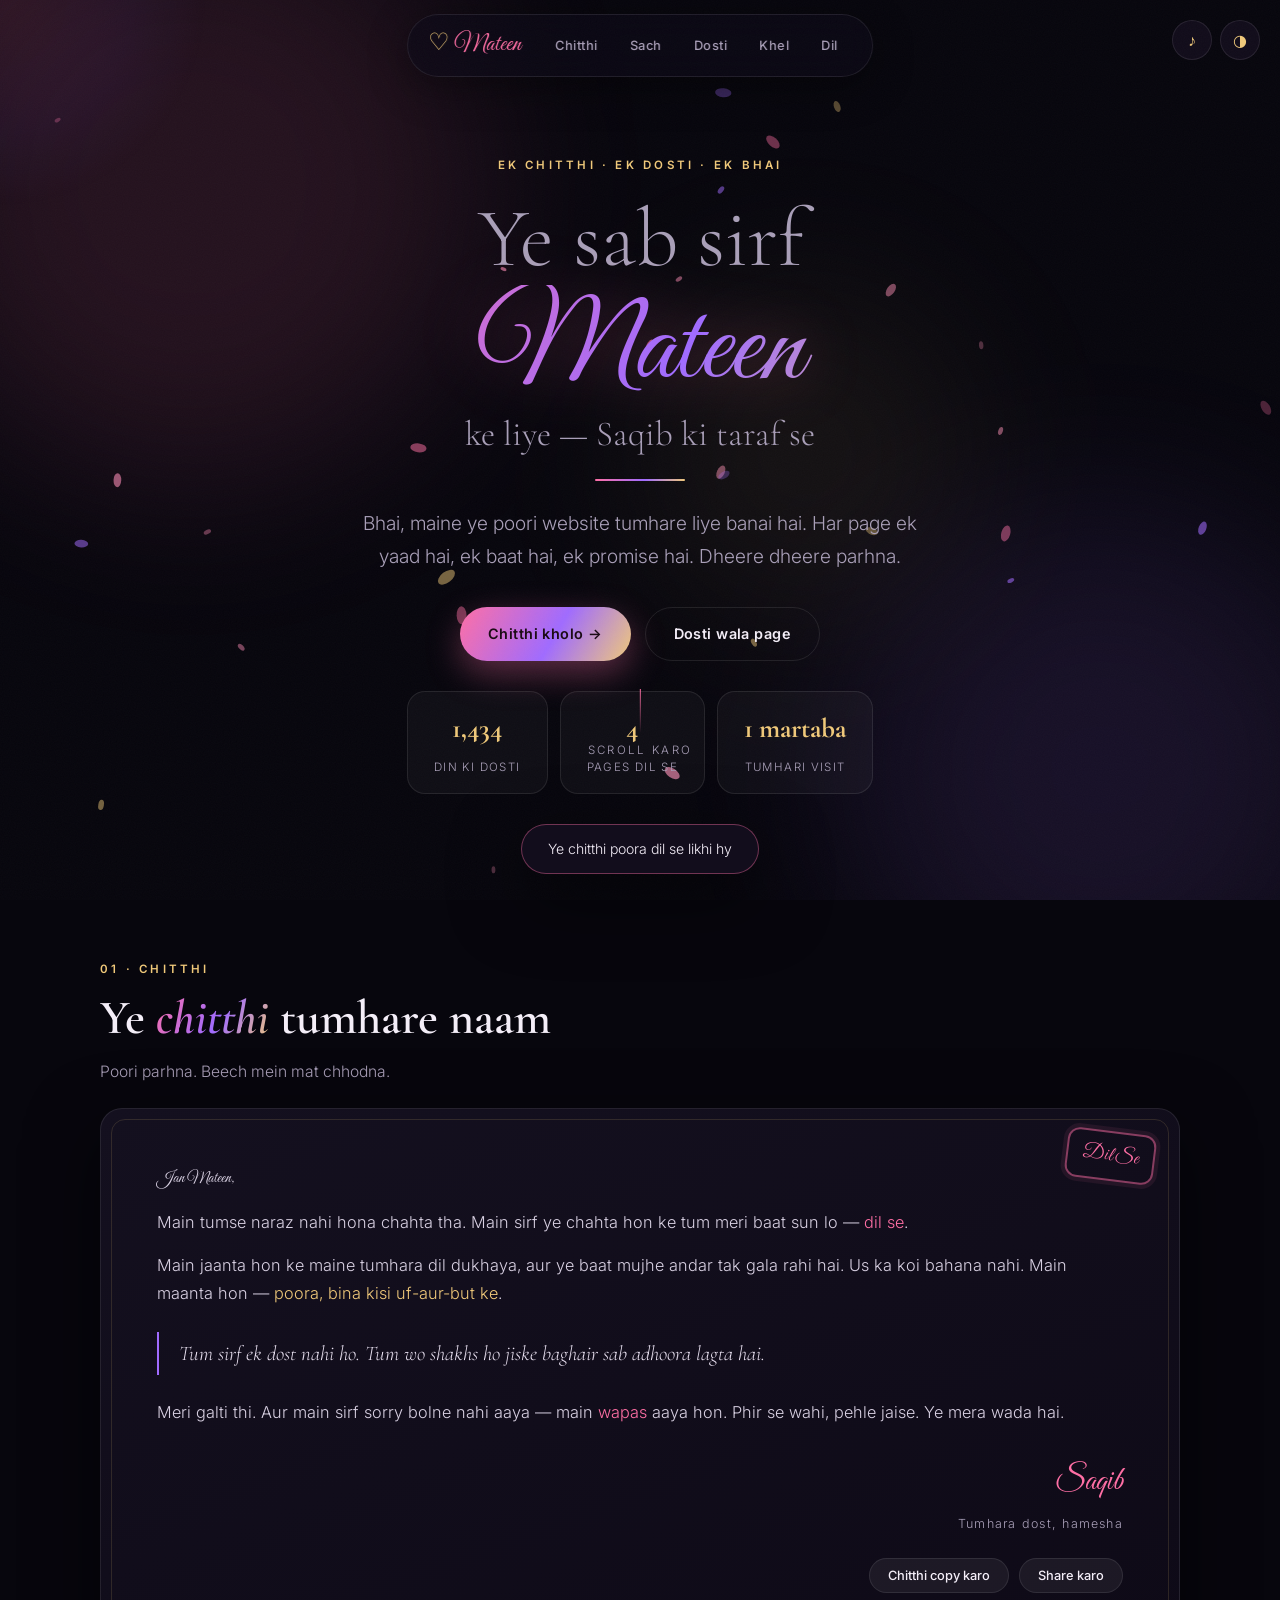
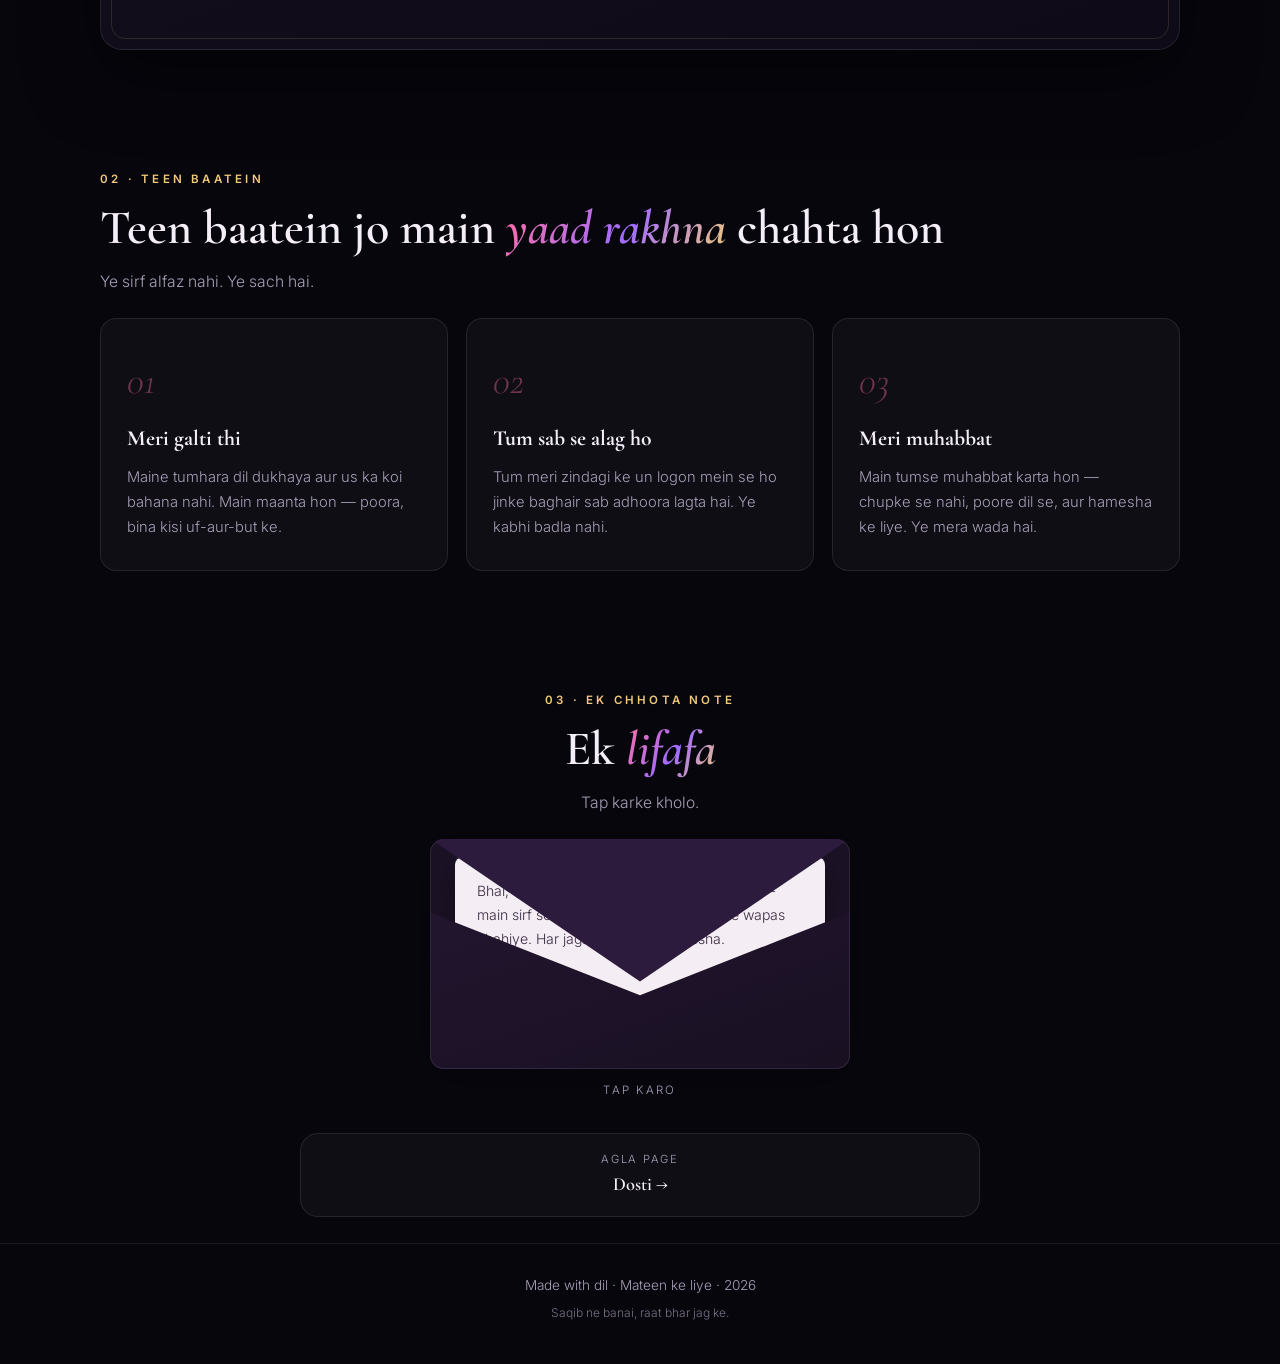
<file: public/index.html>
<!DOCTYPE html>
<html lang="en">
<head>
<meta charset="UTF-8" />
<meta name="viewport" content="width=device-width, initial-scale=1.0, viewport-fit=cover" />
<title>Mateen — Ye Sab Tumhare Liye</title>
<meta name="description" content="Ek site, poore dil se. Mateen ke liye. — Saqib" />
<meta name="theme-color" content="#07060d" />
<link rel="preconnect" href="https://fonts.googleapis.com" />
<link rel="preconnect" href="https://fonts.gstatic.com" crossorigin />
<link href="https://fonts.googleapis.com/css2?family=Cormorant+Garamond:ital,wght@0,300;0,400;0,600;0,700;1,300;1,400&family=Inter:wght@300;400;500;600;700&family=Great+Vibes&family=Noto+Nastaliq+Urdu:wght@400;600&display=swap" rel="stylesheet" />
<link rel="icon" href="data:image/svg+xml,<svg xmlns='http://www.w3.org/2000/svg' viewBox='0 0 100 100'><text y='.9em' font-size='90'>%F0%9F%92%9B</text></svg>" />
<link rel="stylesheet" href="style.css" />
</head>
<body data-page="home">

<div id="loader">
  <div class="ld-inner">
    <div class="ld-heart"><svg viewBox="0 0 32 29" aria-hidden="true"><path d="M16 28S0 17.6 0 8.9C0 3.9 3.9 0 8.8 0 12 0 14.7 1.7 16 4.2 17.3 1.7 20 0 23.2 0 28.1 0 32 3.9 32 8.9 32 17.6 16 28 16 28z"/></svg></div>
    <p class="ld-text">Ek site, poore dil se…</p>
    <div class="ld-bar"><i></i></div>
  </div>
</div>

<canvas id="petals" aria-hidden="true"></canvas>
<div id="cursor-glow" aria-hidden="true"></div>
<div id="progress" aria-hidden="true"><i></i></div>
<div class="float-tools">
  <button class="tool-btn snd-toggle" type="button" aria-label="Awaz on/off">♪</button>
  <button class="tool-btn theme-toggle" type="button" aria-label="Rang badlo">◑</button>
</div>

<nav id="nav" aria-label="Pages">
  <a class="nav-brand" href="index.html"><span>♡</span> Mateen</a>
  <div class="nav-links">
    <a href="#letter">Chitthi</a>
    <a href="#truths">Sach</a>
    <a href="dosti.html">Dosti</a>
    <a href="khel.html">Khel</a>
    <a href="dil.html">Dil</a>
  </div>
  <button id="menu-btn" type="button" aria-label="Menu">☰</button>
</nav>

<!-- ============ HERO ============ -->
<header id="top" class="hero">
  <div class="hero-bg" aria-hidden="true"><i></i><i></i><i></i></div>
  <div class="hero-inner">
    <p class="eyebrow reveal">Ek chitthi · ek dosti · ek bhai</p>
    <h1 class="reveal">
      <span class="soft">Ye sab sirf</span>
      <span class="name" id="hero-name">Mateen</span>
      <span class="soft small">ke liye — Saqib ki taraf se</span>
    </h1>
    <div class="rule"></div>
    <p class="lede reveal">Bhai, maine ye poori website tumhare liye banai hai. Har page ek yaad hai, ek baat hai, ek promise hai. Dheere dheere parhna.</p>
    <div class="hero-cta reveal">
      <button class="btn primary" data-scroll="#letter" type="button">Chitthi kholo <span>→</span></button>
      <a class="btn ghost" href="dosti.html">Dosti wala page</a>
    </div>
    <div class="hero-stats reveal">
      <div class="stat"><b id="days-count">0</b><span>din ki dosti</span></div>
      <div class="stat"><b>4</b><span>pages dil se</span></div>
      <div class="stat"><b id="visit-count">1 martaba</b><span>tumhari visit</span></div>
    </div>
    <div class="scroll-cue"><i></i><span>scroll karo</span></div>
  </div>
</header>

<main>

<!-- ============ LETTER ============ -->
<section id="letter" class="sec">
  <div class="wrap">
    <div class="head reveal">
      <p class="eyebrow">01 · Chitthi</p>
      <h2>Ye <em>chitthi</em> tumhare naam</h2>
      <p class="sub">Poori parhna. Beech mein mat chhodna.</p>
    </div>
    <div class="letter-wrap">
      <article class="letter reveal">
        <span class="stamp">Dil Se</span>
        <p class="salutation">Jan <span data-name>Mateen</span>,</p>
        <p>Main tumse naraz nahi hona chahta tha. Main sirf ye chahta hon ke tum meri baat sun lo — <span class="hl">dil se</span>.</p>
        <p>Main jaanta hon ke maine tumhara dil dukhaya, aur ye baat mujhe andar tak gala rahi hai. Us ka koi bahana nahi. Main maanta hon — <span class="gold">poora, bina kisi uf-aur-but ke</span>.</p>
        <blockquote class="pull">Tum sirf ek dost nahi ho. Tum wo shakhs ho jiske baghair sab adhoora lagta hai.</blockquote>
        <p>Meri galti thi. Aur main sirf sorry bolne nahi aaya — main <span class="hl">wapas</span> aaya hon. Phir se wahi, pehle jaise. Ye mera wada hai.</p>
        <div class="sign">
          <span class="who">Saqib</span>
          <span class="role">Tumhara dost, hamesha</span>
        </div>
        <div class="letter-actions">
          <button class="mini" id="copy-letter" type="button">Chitthi copy karo</button>
          <button class="mini" id="share-letter" type="button">Share karo</button>
        </div>
      </article>
    </div>
  </div>
</section>

<!-- ============ TRUTHS ============ -->
<section id="truths" class="sec">
  <div class="wrap">
    <div class="head reveal">
      <p class="eyebrow">02 · Teen baatein</p>
      <h2>Teen baatein jo main <em>yaad rakhna</em> chahta hon</h2>
      <p class="sub">Ye sirf alfaz nahi. Ye sach hai.</p>
    </div>
    <div class="truth-grid">
      <article class="truth reveal">
        <span class="truth-n">01</span>
        <h3>Meri galti thi</h3>
        <p>Maine tumhara dil dukhaya aur us ka koi bahana nahi. Main maanta hon — poora, bina kisi uf-aur-but ke.</p>
      </article>
      <article class="truth reveal">
        <span class="truth-n">02</span>
        <h3>Tum sab se alag ho</h3>
        <p>Tum meri zindagi ke un logon mein se ho jinke baghair sab adhoora lagta hai. Ye kabhi badla nahi.</p>
      </article>
      <article class="truth reveal">
        <span class="truth-n">03</span>
        <h3>Meri muhabbat</h3>
        <p>Main tumse muhabbat karta hon — chupke se nahi, poore dil se, aur hamesha ke liye. Ye mera wada hai.</p>
      </article>
    </div>
  </div>
</section>

<!-- ============ ENVELOPE NOTE ============ -->
<section id="note" class="sec">
  <div class="wrap narrow">
    <div class="head reveal center">
      <p class="eyebrow">03 · Ek chhota note</p>
      <h2>Ek <em>lifafa</em></h2>
      <p class="sub">Tap karke kholo.</p>
    </div>
    <div class="envelope reveal" id="envelope" role="button" tabindex="0" aria-label="Note kholo">
      <div class="env-back"></div>
      <div class="env-paper">
        <p>Bhai, agar tum ye parh rahe ho to samajh lo — main sirf sorry nahi bol raha, main tumhe wapas chahiye. Har jaga, har waqt, hamesha.</p>
        <p class="env-sign">— Saqib</p>
      </div>
      <div class="env-flap"></div>
      <div class="env-front"></div>
      <span class="env-hint">tap karo</span>
    </div>
  </div>
</section>

</main>

<div class="pager">
  <a href="dosti.html"><small>Agla page</small><b>Dosti →</b></a>
</div>

<footer class="foot">
  <p>Made with dil · <span data-name>Mateen</span> ke liye · <span class="yr">2026</span></p>
  <p class="foot-sub">Saqib ne banai, raat bhar jag ke.</p>
</footer>

<canvas id="confetti-canvas" aria-hidden="true"></canvas>
<div id="toast" role="status" aria-live="polite"></div>
<button id="to-top" type="button" aria-label="Upar jao">↑</button>

<script src="app.js"></script>
</body>
</html>
</file>
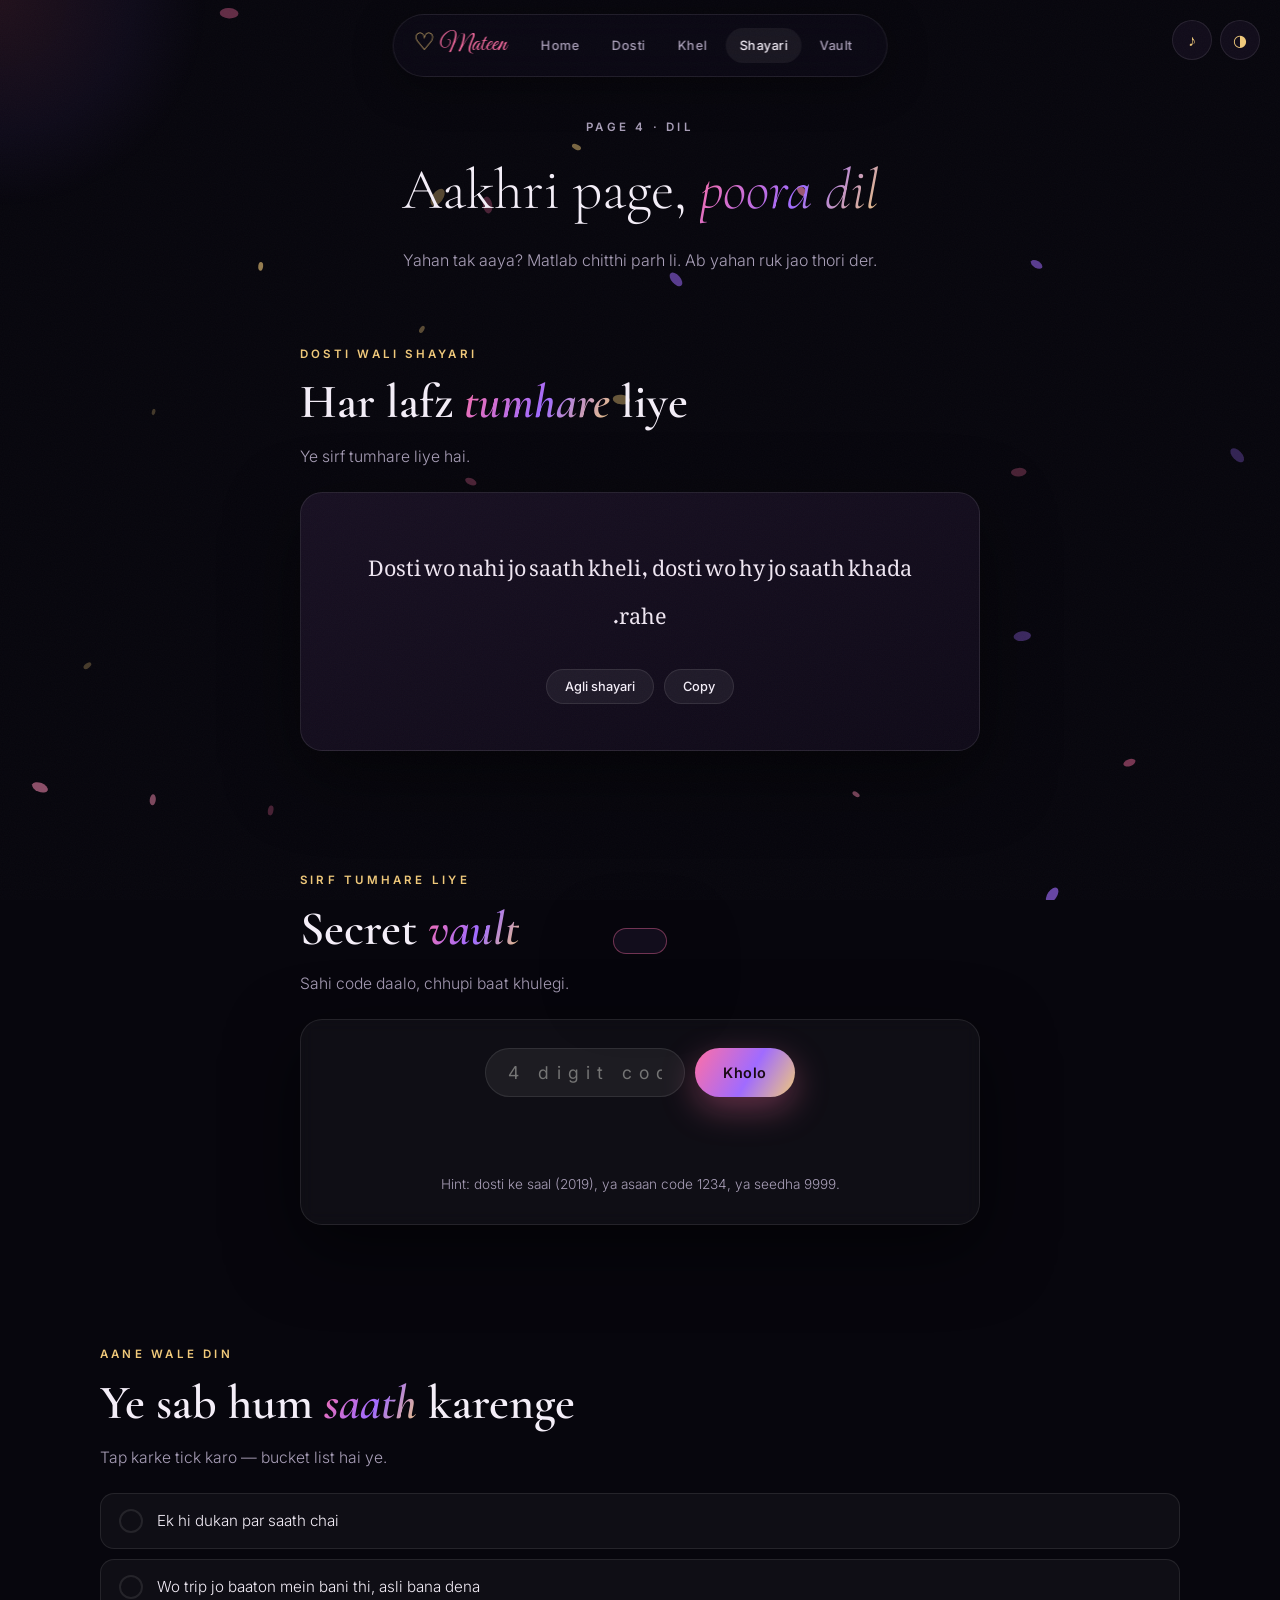
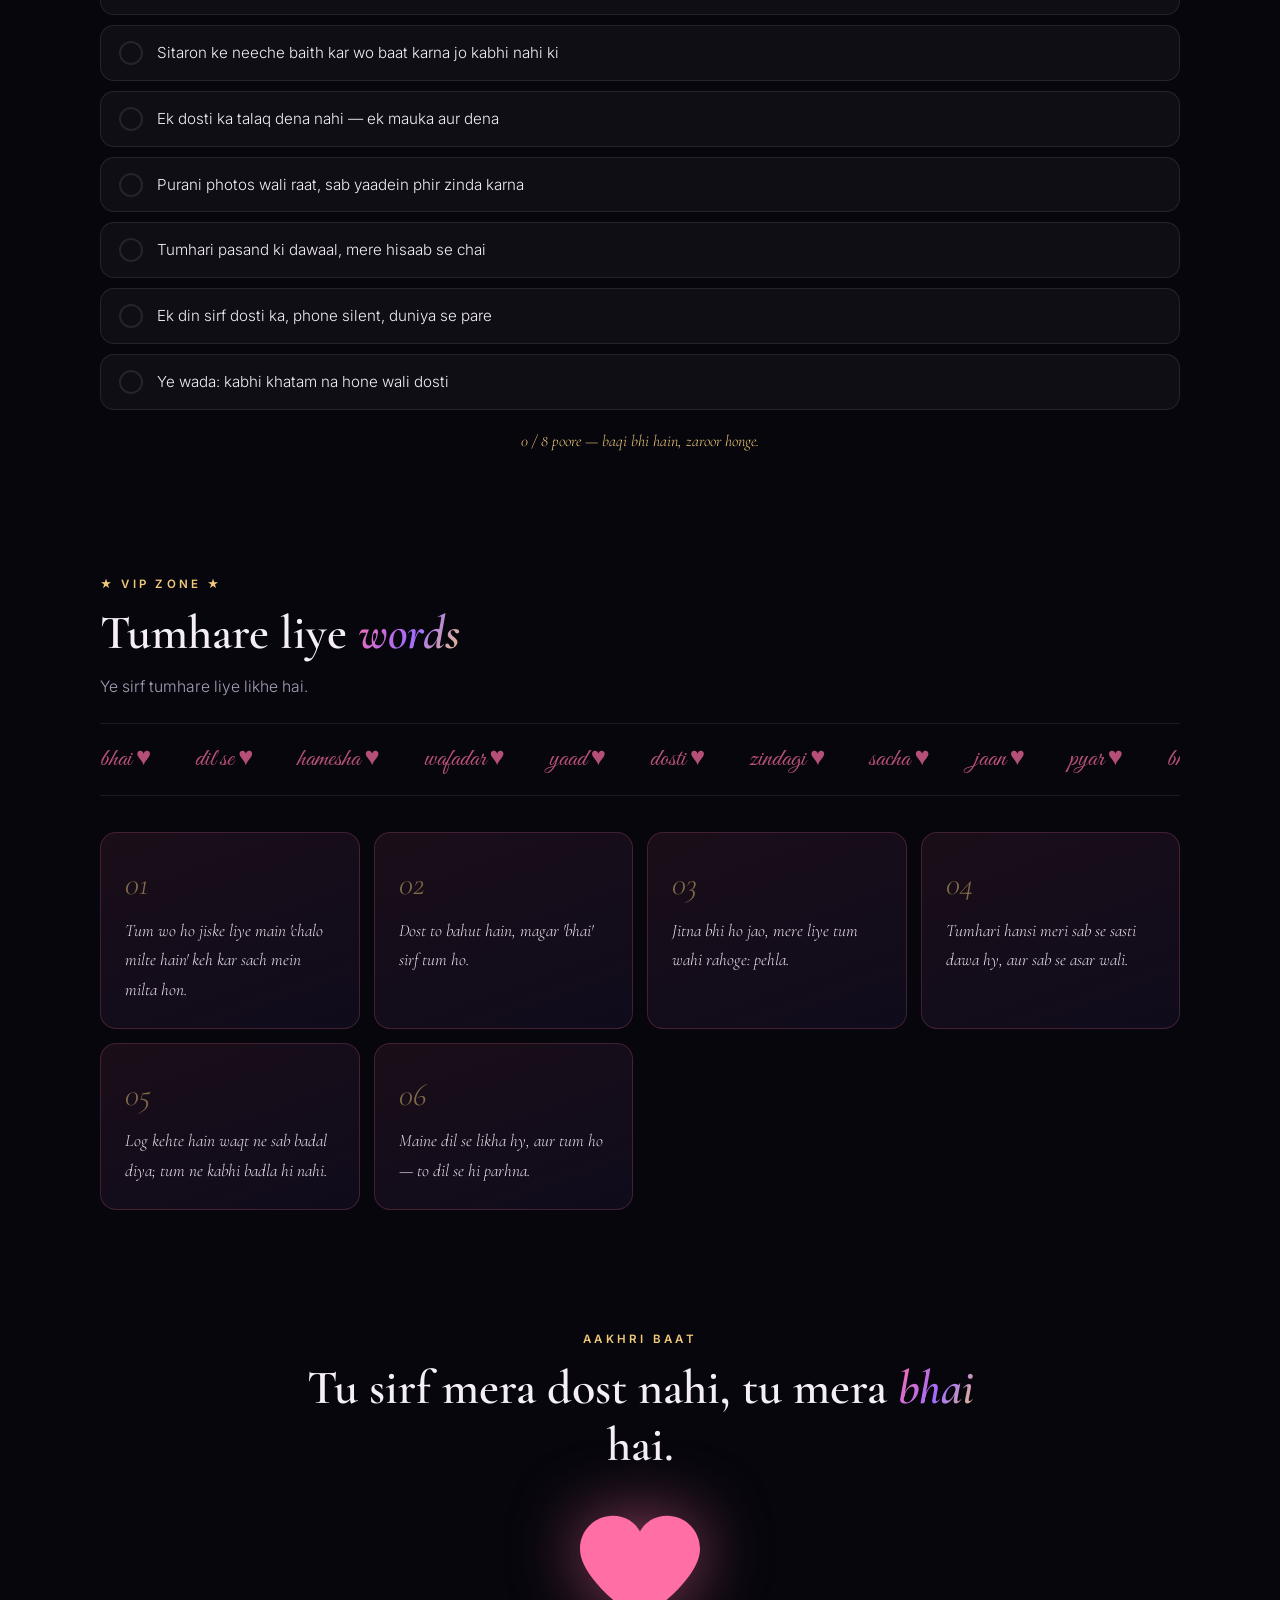
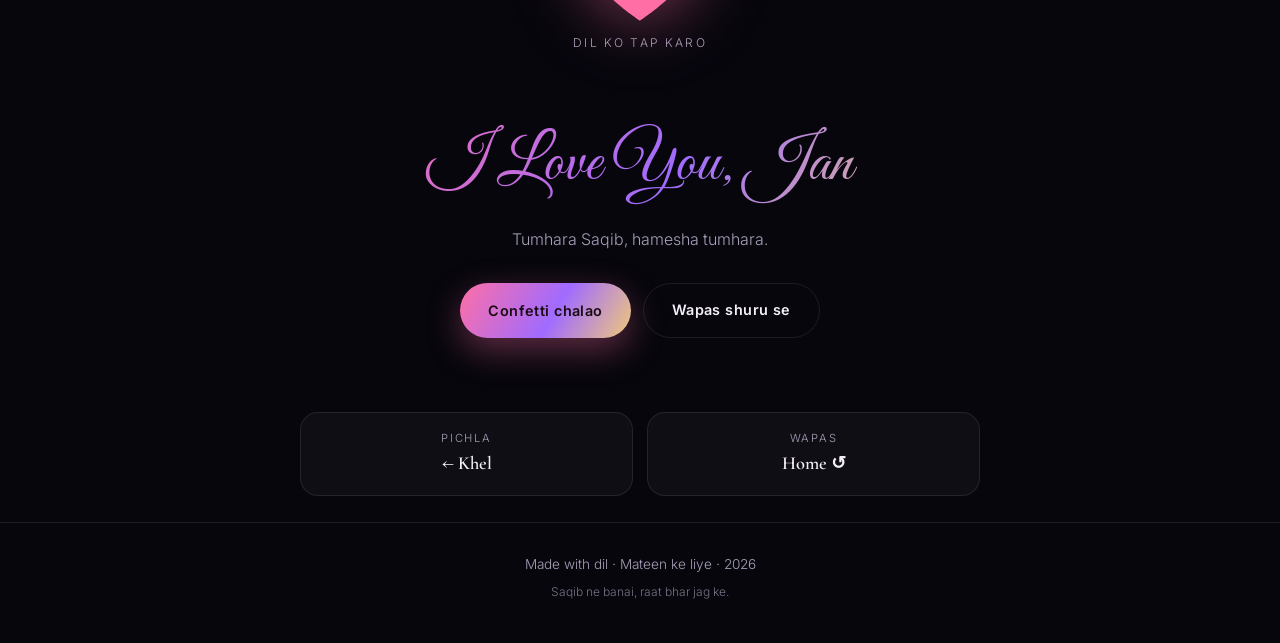
<file: public/dil.html>
<!DOCTYPE html>
<html lang="en">
<head>
<meta charset="UTF-8" />
<meta name="viewport" content="width=device-width, initial-scale=1.0, viewport-fit=cover" />
<title>Dil — Mateen aur Saqib</title>
<meta name="description" content="Shayari, secret vault, wade, aur aakhri baat. — Saqib" />
<meta name="theme-color" content="#07060d" />
<link rel="preconnect" href="https://fonts.googleapis.com" />
<link rel="preconnect" href="https://fonts.gstatic.com" crossorigin />
<link href="https://fonts.googleapis.com/css2?family=Cormorant+Garamond:ital,wght@0,300;0,400;0,600;0,700;1,300;1,400&family=Inter:wght@300;400;500;600;700&family=Great+Vibes&family=Noto+Nastaliq+Urdu:wght@400;600&display=swap" rel="stylesheet" />
<link rel="icon" href="data:image/svg+xml,<svg xmlns='http://www.w3.org/2000/svg' viewBox='0 0 100 100'><text y='.9em' font-size='90'>%F0%9F%92%9B</text></svg>" />
<link rel="stylesheet" href="style.css" />
</head>
<body data-page="dil">

<div id="loader">
  <div class="ld-inner">
    <div class="ld-heart"><svg viewBox="0 0 32 29" aria-hidden="true"><path d="M16 28S0 17.6 0 8.9C0 3.9 3.9 0 8.8 0 12 0 14.7 1.7 16 4.2 17.3 1.7 20 0 23.2 0 28.1 0 32 3.9 32 8.9 32 17.6 16 28 16 28z"/></svg></div>
    <p class="ld-text">Aakhri page, aakhri baat…</p>
    <div class="ld-bar"><i></i></div>
  </div>
</div>

<canvas id="petals" aria-hidden="true"></canvas>
<div id="cursor-glow" aria-hidden="true"></div>
<div id="progress" aria-hidden="true"><i></i></div>
<div class="float-tools">
  <button class="tool-btn snd-toggle" type="button" aria-label="Awaz on/off">♪</button>
  <button class="tool-btn theme-toggle" type="button" aria-label="Rang badlo">◑</button>
</div>

<nav id="nav" aria-label="Pages">
  <a class="nav-brand" href="index.html"><span>♡</span> Mateen</a>
  <div class="nav-links">
    <a href="index.html">Home</a>
    <a href="dosti.html">Dosti</a>
    <a href="khel.html">Khel</a>
    <a href="#shayari">Shayari</a>
    <a href="#vault">Vault</a>
  </div>
  <button id="menu-btn" type="button" aria-label="Menu">☰</button>
</nav>

<header class="phero">
  <p class="eyebrow reveal">Page 4 · dil</p>
  <h1 class="reveal">Aakhri page, <em>poora dil</em></h1>
  <p class="reveal">Yahan tak aaya? Matlab chitthi parh li. Ab yahan ruk jao thori der.</p>
</header>

<main>

<section id="shayari" class="sec">
  <div class="wrap narrow">
    <div class="head reveal">
      <p class="eyebrow">Dosti wali shayari</p>
      <h2>Har lafz <em>tumhare</em> liye</h2>
      <p class="sub">Ye sirf tumhare liye hai.</p>
    </div>
    <div class="verse-card reveal">
      <p class="verse" id="verse">…</p>
      <div class="verse-actions">
        <button class="mini" id="next-verse" type="button">Agli shayari</button>
        <button class="mini" id="copy-verse" type="button">Copy</button>
      </div>
    </div>
  </div>
</section>

<section id="vault" class="sec">
  <div class="wrap narrow">
    <div class="head reveal">
      <p class="eyebrow">Sirf tumhare liye</p>
      <h2>Secret <em>vault</em></h2>
      <p class="sub">Sahi code daalo, chhupi baat khulegi.</p>
    </div>
    <div class="panel reveal center">
      <div class="code-row">
        <input id="code-in" type="text" inputmode="numeric" placeholder="4 digit code" maxlength="4" aria-label="Secret code" />
        <button class="btn primary" id="code-btn" type="button">Kholo</button>
      </div>
      <div id="code-out" class="code-out" aria-live="polite"></div>
      <div id="vault-secret" class="vault-secret"><p></p></div>
      <p class="note">Hint: dosti ke saal (2019), ya asaan code 1234, ya seedha 9999.</p>
    </div>
  </div>
</section>

<section id="together" class="sec">
  <div class="wrap">
    <div class="head reveal">
      <p class="eyebrow">Aane wale din</p>
      <h2>Ye sab hum <em>saath</em> karenge</h2>
      <p class="sub">Tap karke tick karo — bucket list hai ye.</p>
    </div>
    <ul class="todo-list" id="todo-list"></ul>
    <p class="todo-count" id="todo-count"></p>
  </div>
</section>

<section id="vip" class="sec">
  <div class="wrap">
    <div class="head reveal">
      <p class="eyebrow">★ vip zone ★</p>
      <h2>Tumhare liye <em>words</em></h2>
      <p class="sub">Ye sirf tumhare liye likhe hai.</p>
    </div>
    <div class="vip-marquee" aria-hidden="true">
      <div class="vip-track" id="vip-track"></div>
    </div>
    <div class="vip-grid" id="vip-grid"></div>
  </div>
</section>

<section id="finale" class="sec finale">
  <div class="wrap narrow center">
    <p class="eyebrow reveal">Aakhri baat</p>
    <h2 class="reveal">Tu sirf mera dost nahi, tu mera <em>bhai</em> hai.</h2>
    <div class="heart-big" id="heart-big" role="button" tabindex="0" aria-label="Dil ko tap karo">
      <svg viewBox="0 0 32 29"><path d="M16 28S0 17.6 0 8.9C0 3.9 3.9 0 8.8 0 12 0 14.7 1.7 16 4.2 17.3 1.7 20 0 23.2 0 28.1 0 32 3.9 32 8.9 32 17.6 16 28 16 28z"/></svg>
      <span class="hb-ring"></span>
    </div>
    <p class="hb-hint">dil ko tap karo</p>
    <p class="hb-count"></p>
    <p class="final-line" id="final-line">I Love You, Jan</p>
    <p class="final-sub">Tumhara Saqib, hamesha tumhara.</p>
    <div class="final-cta">
      <button class="btn primary" id="confetti-btn" type="button">Confetti chalao</button>
      <a class="btn ghost" href="index.html">Wapas shuru se</a>
    </div>
  </div>
</section>

</main>

<div class="pager">
  <a href="khel.html"><small>Pichla</small><b>← Khel</b></a>
  <a href="index.html"><small>Wapas</small><b>Home ↺</b></a>
</div>

<footer class="foot">
  <p>Made with dil · <span data-name>Mateen</span> ke liye · <span class="yr">2026</span></p>
  <p class="foot-sub">Saqib ne banai, raat bhar jag ke.</p>
</footer>

<canvas id="confetti-canvas" aria-hidden="true"></canvas>
<div id="toast" role="status" aria-live="polite"></div>
<button id="to-top" type="button" aria-label="Upar jao">↑</button>

<script src="app.js"></script>
</body>
</html>
</file>
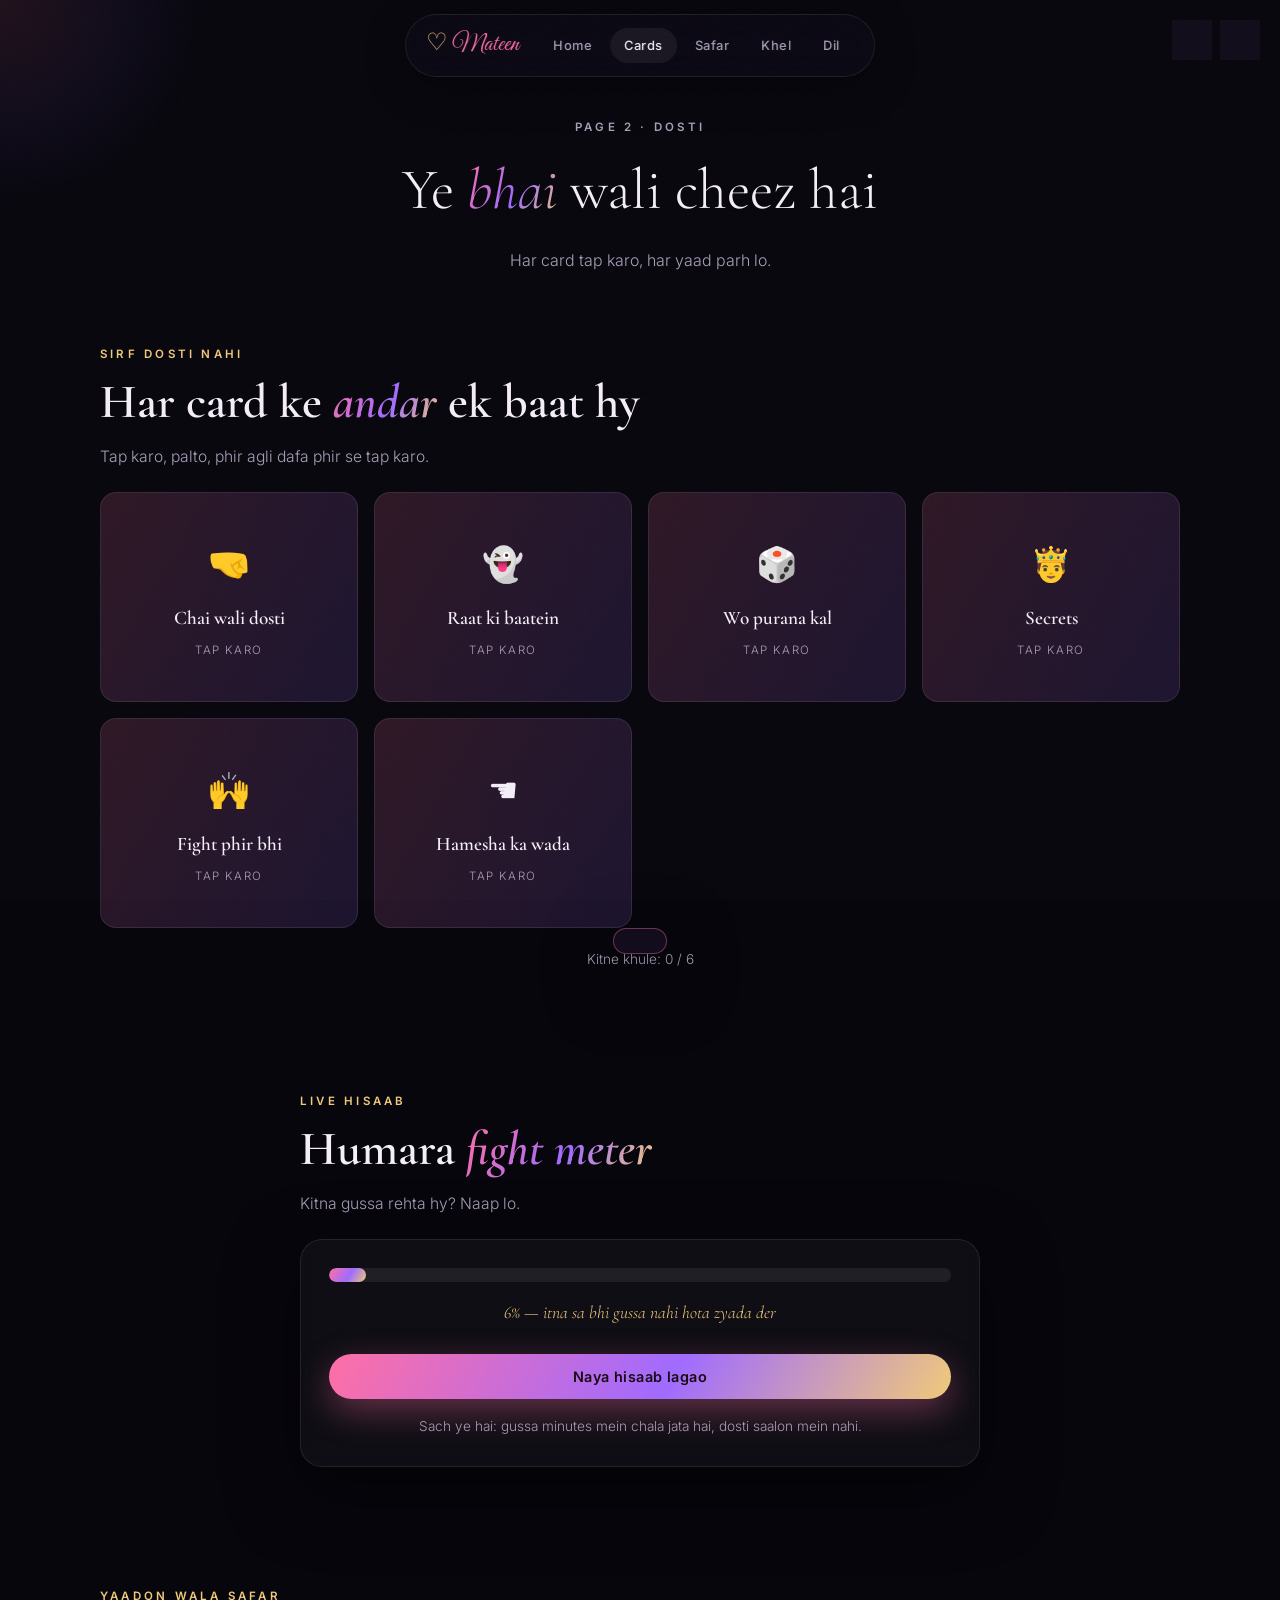
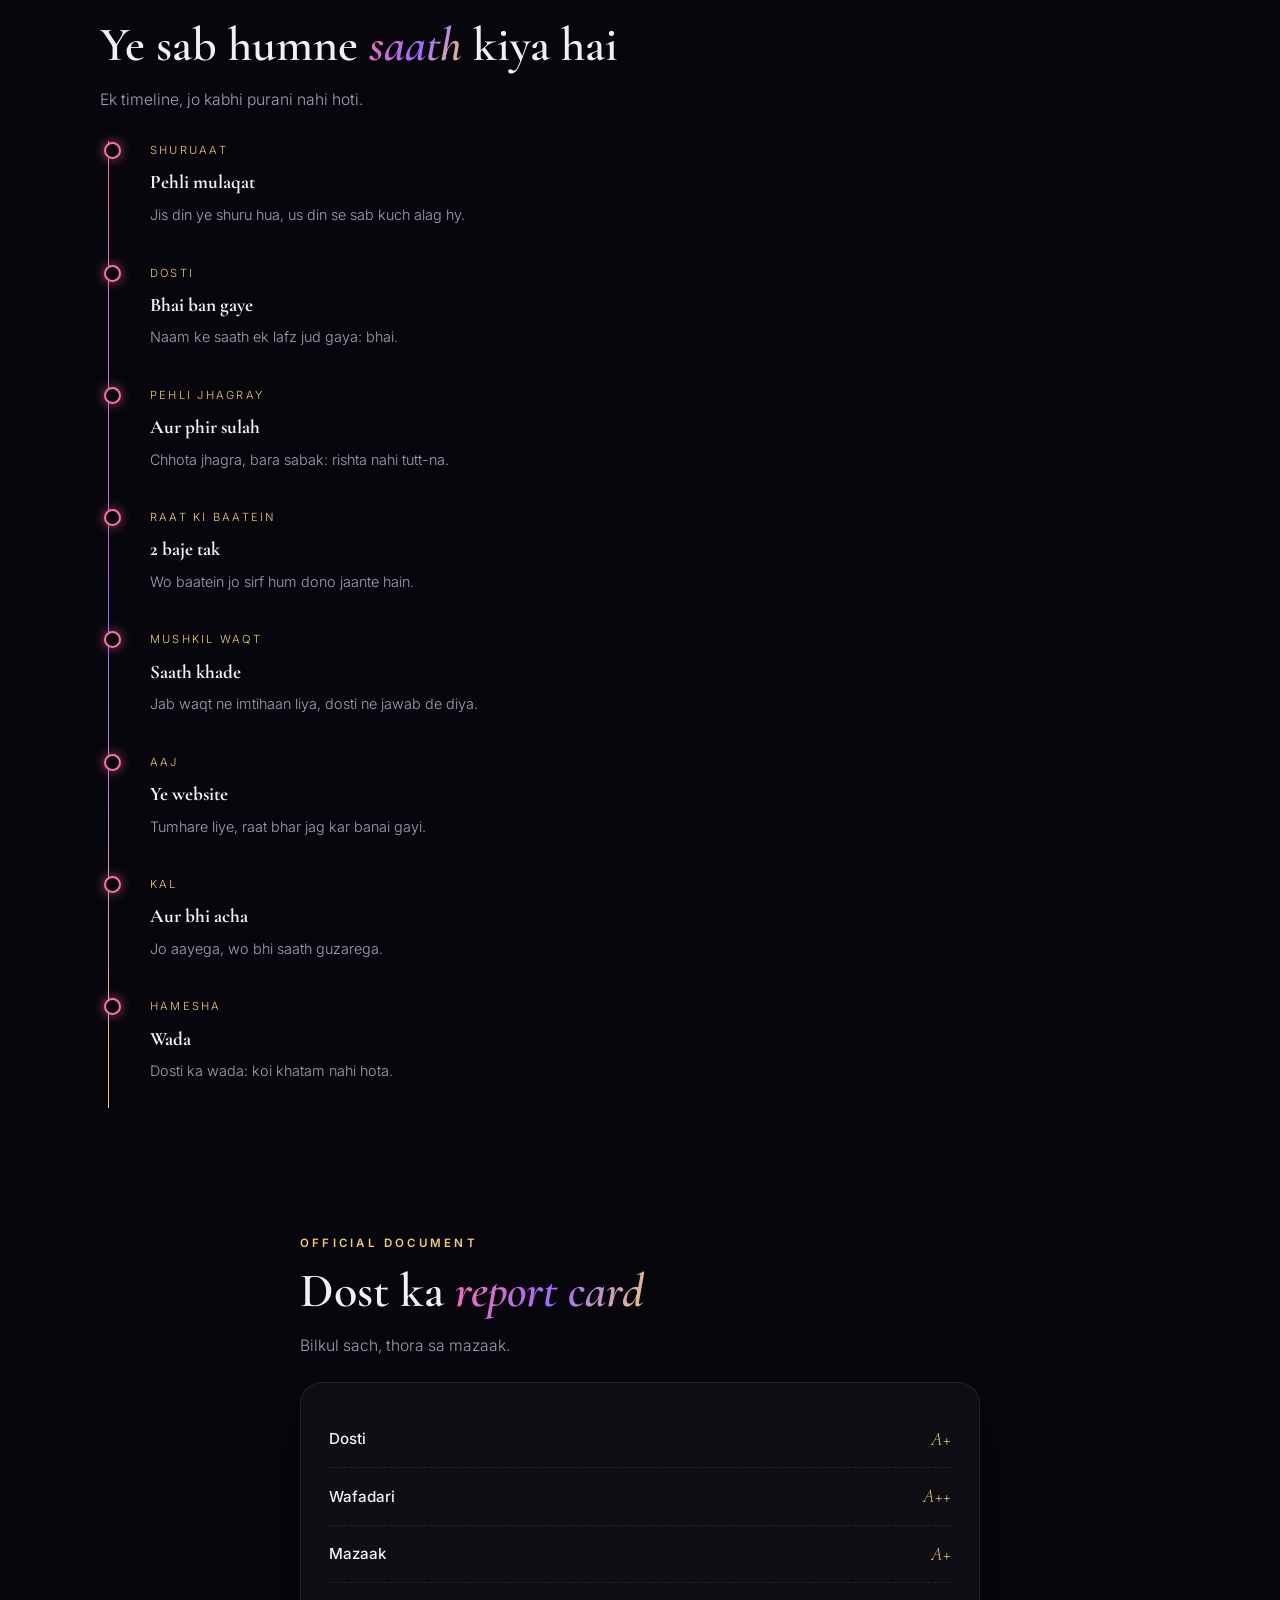
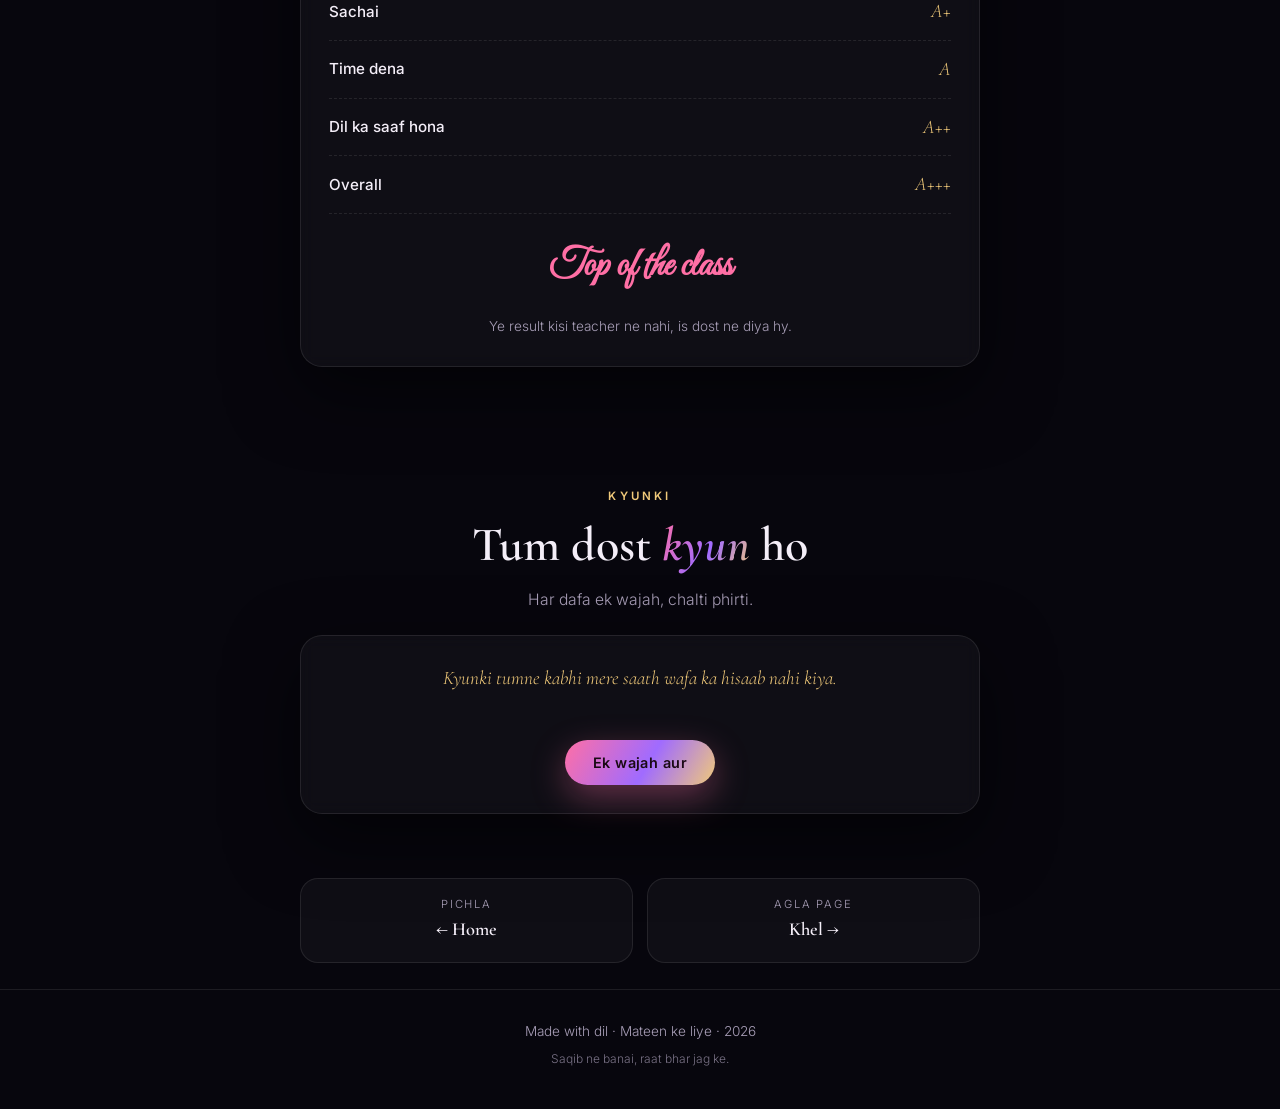
<file: public/dosti.html>
<!DOCTYPE html>
<html lang="en">
<head>
<meta charset="UTF-8" />
<meta name="viewport" content="width=device-width, initial-scale=1.0, viewport-fit=cover" />
<title>Dosti — Mateen aur Saqib</title>
<meta name="description" content="Dosti ka page: yaadein, cards, timeline, report card. — Saqib" />
<meta name="theme-color" content="#07060d" />
<link rel="preconnect" href="https://fonts.googleapis.com" />
<link rel="preconnect" href="https://fonts.gstatic.com" crossorigin />
<link href="https://fonts.googleapis.com/css2?family=Cormorant+Garamond:ital,wght@0,300;0,400;0,600;0,700;1,300;1,400&family=Inter:wght@300;400;500;600;700&family=Great+Vibes&display=swap" rel="stylesheet" />
<link rel="icon" href="data:image/svg+xml,<svg xmlns='http://www.w3.org/2000/svg' viewBox='0 0 100 100'><text y='.9em' font-size='90'>%F0%9F%92%9B</text></svg>" />
<link rel="stylesheet" href="style.css" />
</head>
<body data-page="dosti">

<div id="loader">
  <div class="ld-inner">
    <div class="ld-heart"><svg viewBox="0 0 32 29" aria-hidden="true"><path d="M16 28S0 17.6 0 8.9C0 3.9 3.9 0 8.8 0 12 0 14.7 1.7 16 4.2 17.3 1.7 20 0 23.2 0 28.1 0 32 3.9 32 8.9 32 17.6 16 28 16 28z"/></svg></div>
    <p class="ld-text">Dosti ka page khul raha hy…</p>
    <div class="ld-bar"><i></i></div>
  </div>
</div>

<canvas id="petals" aria-hidden="true"></canvas>
<div id="cursor-glow" aria-hidden="true"></div>
<div id="progress" aria-hidden="true"><i></i></div>
<div class="float-tools">
  <button class="tool-btn snd-toggle" type="button" aria-label="Awaz on/off">♪</button>
  <button class="tool-btn theme-toggle" type="button" aria-label="Rang badlo">◑</button>
</div>

<nav id="nav" aria-label="Pages">
  <a class="nav-brand" href="index.html"><span>♡</span> Mateen</a>
  <div class="nav-links">
    <a href="index.html">Home</a>
    <a href="#dosti">Cards</a>
    <a href="#safar">Safar</a>
    <a href="khel.html">Khel</a>
    <a href="dil.html">Dil</a>
  </div>
  <button id="menu-btn" type="button" aria-label="Menu">☰</button>
</nav>

<header class="phero">
  <p class="eyebrow reveal">Page 2 · dosti</p>
  <h1 class="reveal">Ye <em>bhai</em> wali cheez hai</h1>
  <p class="reveal">Har card tap karo, har yaad parh lo.</p>
</header>

<main>

<section id="dosti" class="sec">
  <div class="wrap">
    <div class="head reveal">
      <p class="eyebrow">Sirf dosti nahi</p>
      <h2>Har card ke <em>andar</em> ek baat hy</h2>
      <p class="sub">Tap karo, palto, phir agli dafa phir se tap karo.</p>
    </div>
    <div class="flip-grid" id="flip-grid"></div>
    <p class="flip-count">Kitne khule: <span id="flip-count-n">0 / 6</span></p>
  </div>
</section>

<section id="fight" class="sec">
  <div class="wrap narrow">
    <div class="head reveal">
      <p class="eyebrow">Live hisaab</p>
      <h2>Humara <em>fight meter</em></h2>
      <p class="sub">Kitna gussa rehta hy? Naap lo.</p>
    </div>
    <div class="panel reveal">
      <div class="meter">
        <div class="meter-track"><i id="meter-fill"></i></div>
        <p class="meter-txt" id="meter-txt">Hisaab lagaya ja raha hai…</p>
      </div>
      <button class="btn primary full" id="meter-btn" type="button">Naya hisaab lagao</button>
      <p class="note center">Sach ye hai: gussa minutes mein chala jata hai, dosti saalon mein nahi.</p>
    </div>
  </div>
</section>

<section id="safar" class="sec">
  <div class="wrap">
    <div class="head reveal">
      <p class="eyebrow">Yaadon wala safar</p>
      <h2>Ye sab humne <em>saath</em> kiya hai</h2>
      <p class="sub">Ek timeline, jo kabhi purani nahi hoti.</p>
    </div>
    <div class="timeline" id="timeline"></div>
  </div>
</section>

<section id="report" class="sec">
  <div class="wrap narrow">
    <div class="head reveal">
      <p class="eyebrow">Official document</p>
      <h2>Dost ka <em>report card</em></h2>
      <p class="sub">Bilkul sach, thora sa mazaak.</p>
    </div>
    <div class="panel reveal" id="report-card"></div>
  </div>
</section>

<section id="why" class="sec">
  <div class="wrap narrow center">
    <div class="head reveal">
      <p class="eyebrow">Kyunki</p>
      <h2>Tum dost <em>kyun</em> ho</h2>
      <p class="sub">Har dafa ek wajah, chalti phirti.</p>
    </div>
    <div class="panel reveal">
      <p class="roast-out" id="reason-txt">Kyunki tum ho.</p>
      <button class="btn primary" id="reason-next" type="button">Ek wajah aur</button>
    </div>
  </div>
</section>

</main>

<div class="pager">
  <a href="index.html"><small>Pichla</small><b>← Home</b></a>
  <a href="khel.html"><small>Agla page</small><b>Khel →</b></a>
</div>

<footer class="foot">
  <p>Made with dil · <span data-name>Mateen</span> ke liye · <span class="yr">2026</span></p>
  <p class="foot-sub">Saqib ne banai, raat bhar jag ke.</p>
</footer>

<canvas id="confetti-canvas" aria-hidden="true"></canvas>
<div id="toast" role="status" aria-live="polite"></div>
<button id="to-top" type="button" aria-label="Upar jao">↑</button>

<script src="app.js"></script>
</body>
</html>
</file>
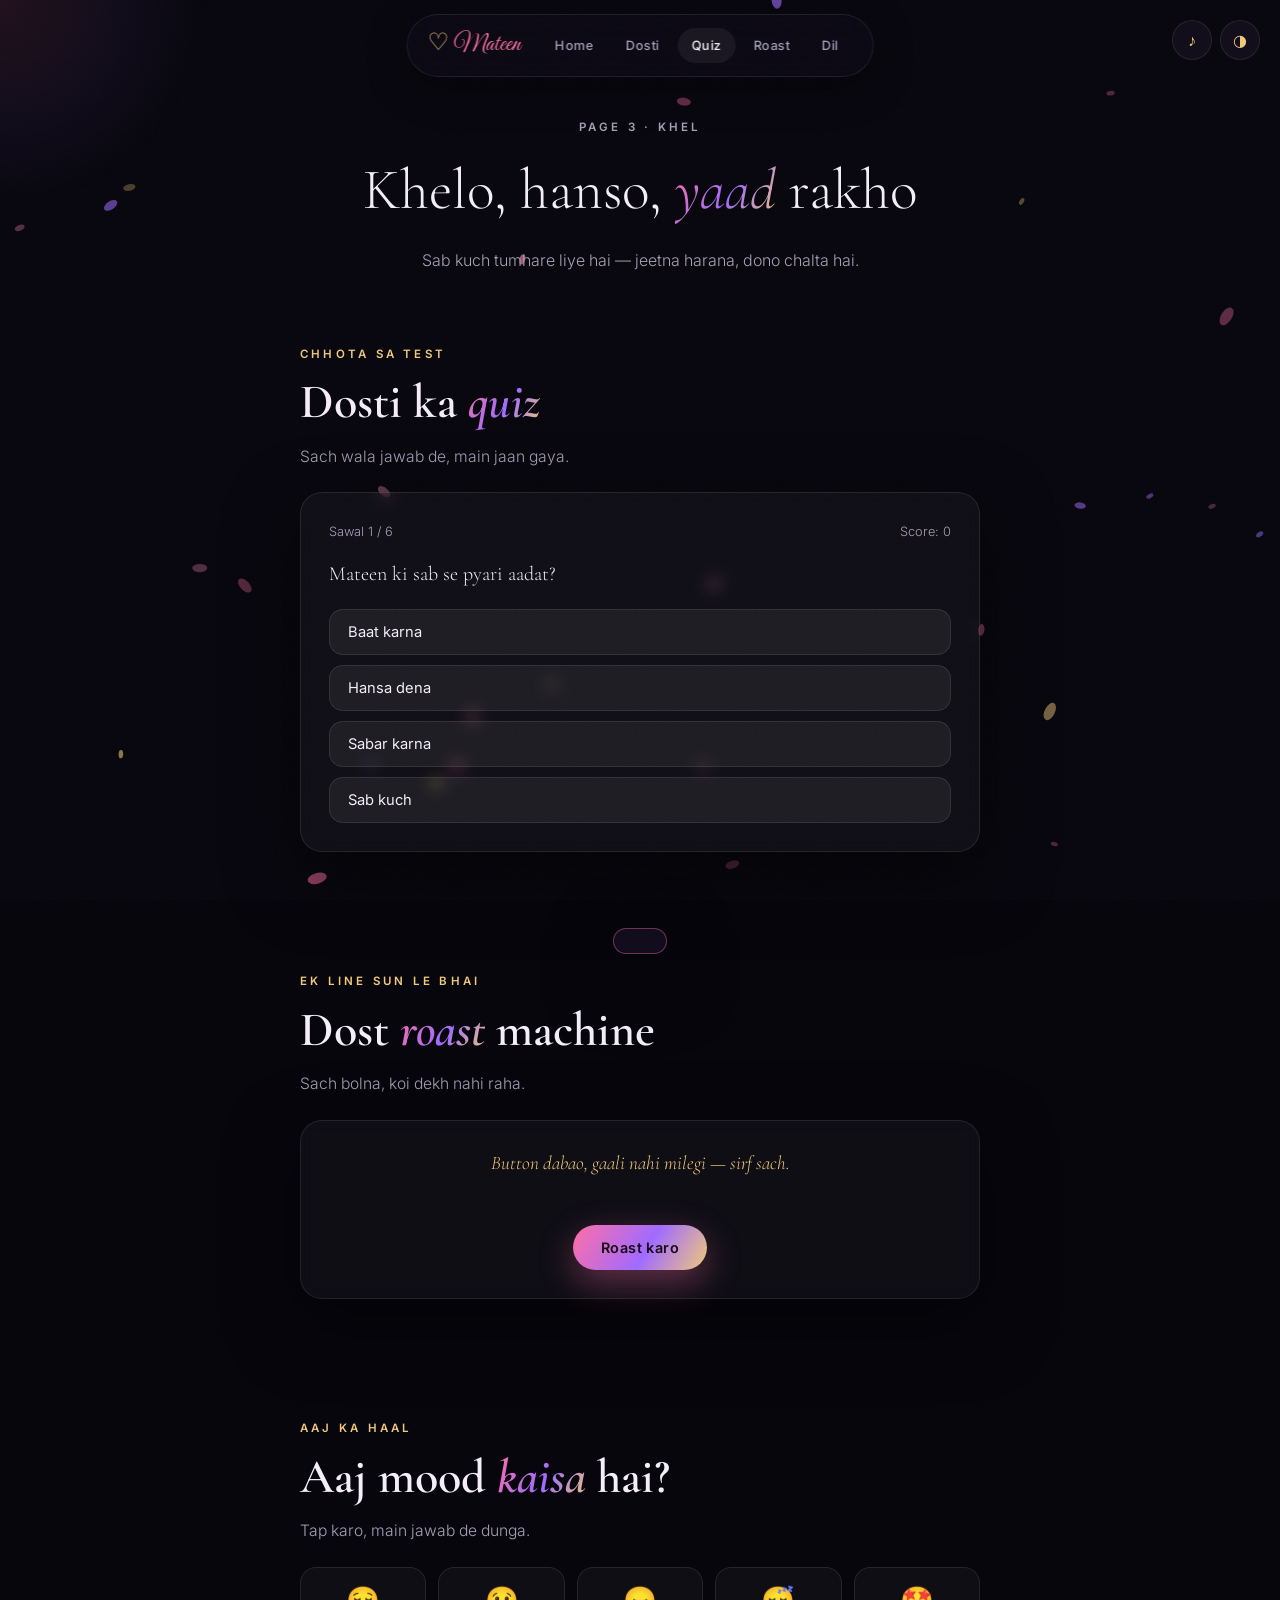
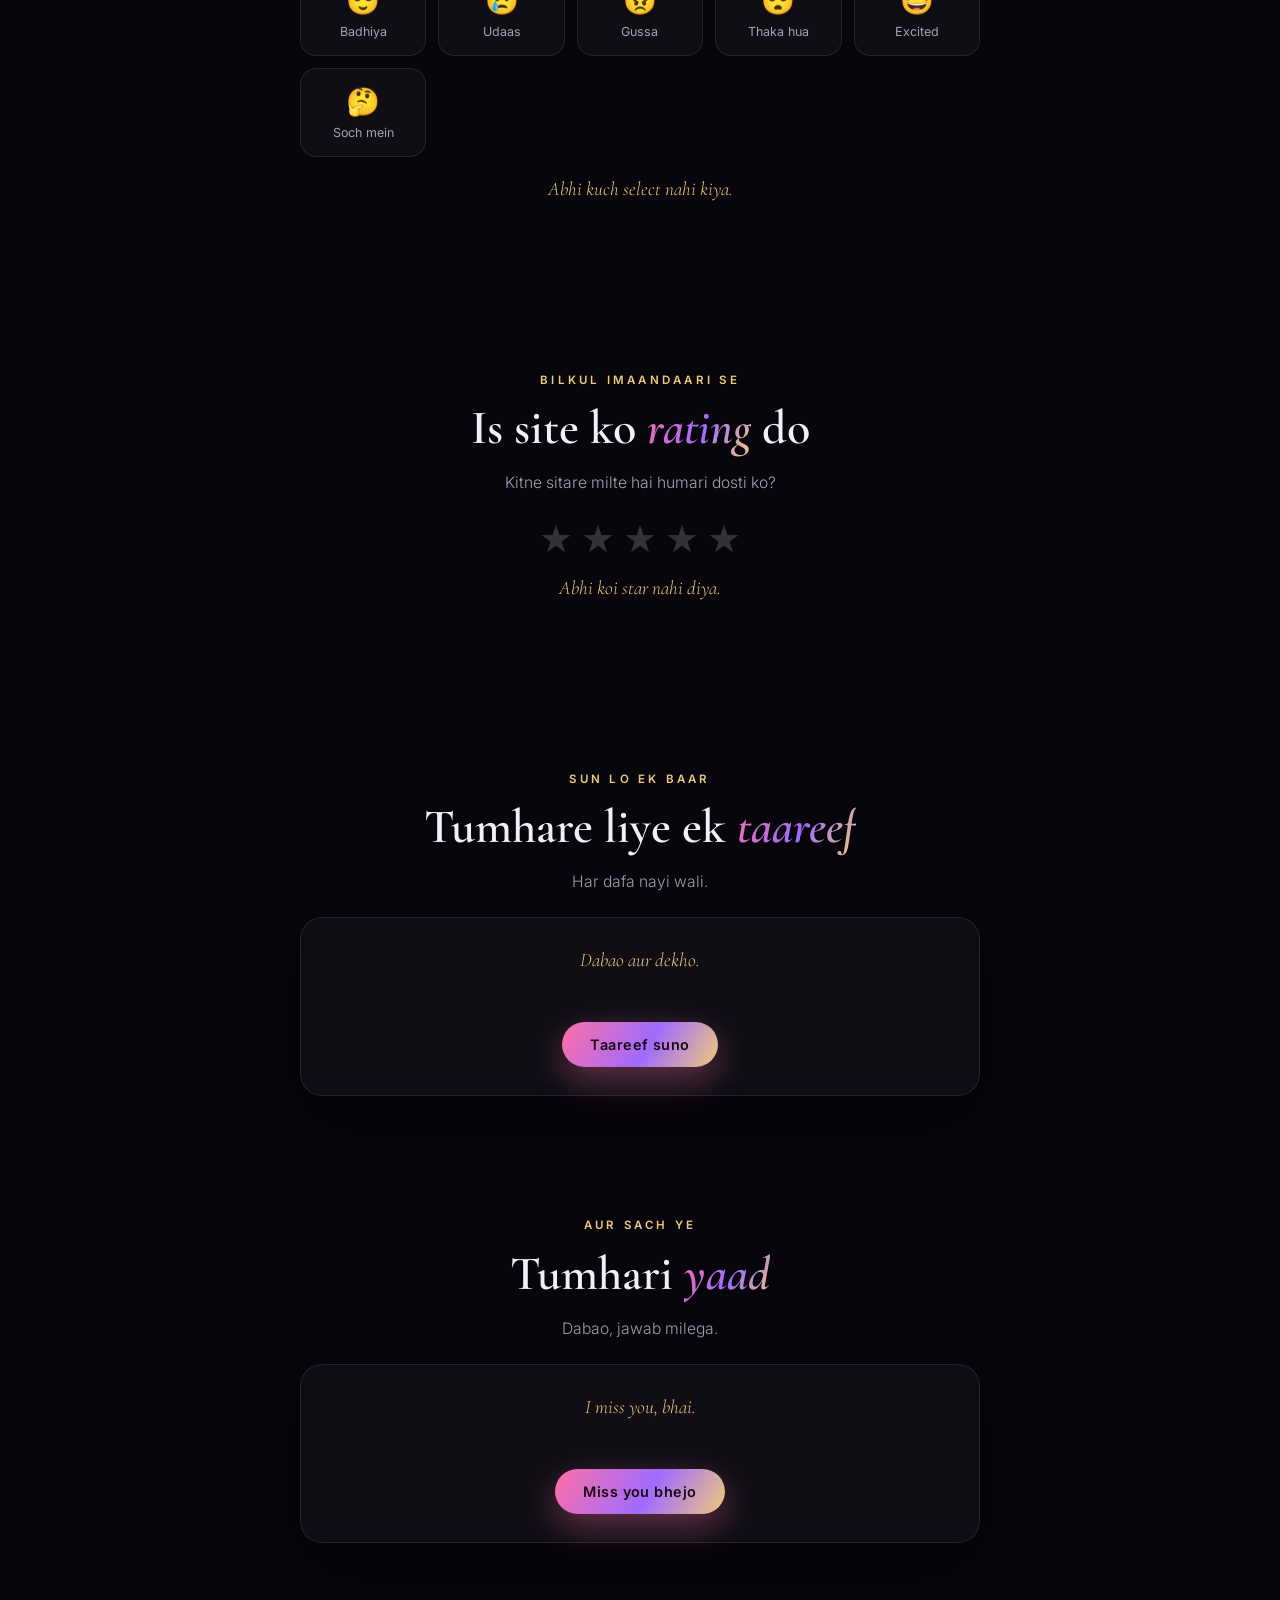
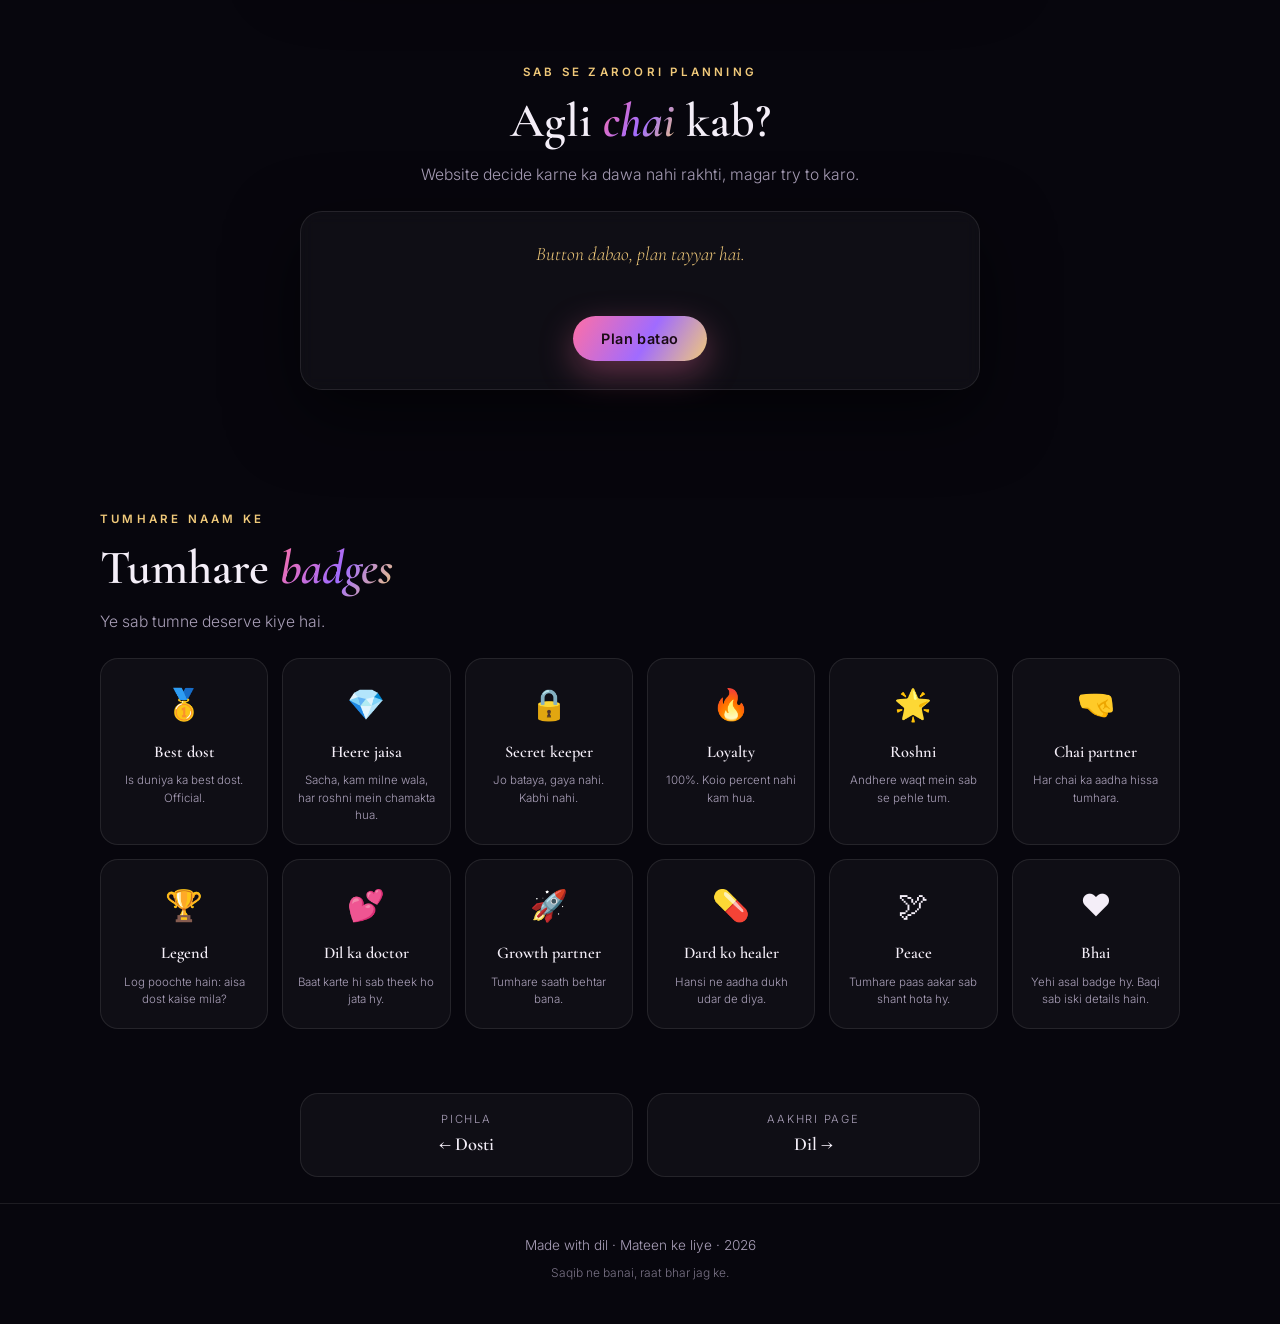
<file: public/khel.html>
<!DOCTYPE html>
<html lang="en">
<head>
<meta charset="UTF-8" />
<meta name="viewport" content="width=device-width, initial-scale=1.0, viewport-fit=cover" />
<title>Khel — Mateen aur Saqib</title>
<meta name="description" content="Quiz, roast machine, mood, rating, badges. — Saqib" />
<meta name="theme-color" content="#07060d" />
<link rel="preconnect" href="https://fonts.googleapis.com" />
<link rel="preconnect" href="https://fonts.gstatic.com" crossorigin />
<link href="https://fonts.googleapis.com/css2?family=Cormorant+Garamond:ital,wght@0,300;0,400;0,600;0,700;1,300;1,400&family=Inter:wght@300;400;500;600;700&family=Great+Vibes&display=swap" rel="stylesheet" />
<link rel="icon" href="data:image/svg+xml,<svg xmlns='http://www.w3.org/2000/svg' viewBox='0 0 100 100'><text y='.9em' font-size='90'>%F0%9F%92%9B</text></svg>" />
<link rel="stylesheet" href="style.css" />
</head>
<body data-page="khel">

<div id="loader">
  <div class="ld-inner">
    <div class="ld-heart"><svg viewBox="0 0 32 29" aria-hidden="true"><path d="M16 28S0 17.6 0 8.9C0 3.9 3.9 0 8.8 0 12 0 14.7 1.7 16 4.2 17.3 1.7 20 0 23.2 0 28.1 0 32 3.9 32 8.9 32 17.6 16 28 16 28z"/></svg></div>
    <p class="ld-text">Khelo, jitna dil chahe…</p>
    <div class="ld-bar"><i></i></div>
  </div>
</div>

<canvas id="petals" aria-hidden="true"></canvas>
<div id="cursor-glow" aria-hidden="true"></div>
<div id="progress" aria-hidden="true"><i></i></div>
<div class="float-tools">
  <button class="tool-btn snd-toggle" type="button" aria-label="Awaz on/off">♪</button>
  <button class="tool-btn theme-toggle" type="button" aria-label="Rang badlo">◑</button>
</div>

<nav id="nav" aria-label="Pages">
  <a class="nav-brand" href="index.html"><span>♡</span> Mateen</a>
  <div class="nav-links">
    <a href="index.html">Home</a>
    <a href="dosti.html">Dosti</a>
    <a href="#quiz">Quiz</a>
    <a href="#roast">Roast</a>
    <a href="dil.html">Dil</a>
  </div>
  <button id="menu-btn" type="button" aria-label="Menu">☰</button>
</nav>

<header class="phero">
  <p class="eyebrow reveal">Page 3 · khel</p>
  <h1 class="reveal">Khelo, hanso, <em>yaad</em> rakho</h1>
  <p class="reveal">Sab kuch tumhare liye hai — jeetna harana, dono chalta hai.</p>
</header>

<main>

<section id="quiz" class="sec">
  <div class="wrap narrow">
    <div class="head reveal">
      <p class="eyebrow">Chhota sa test</p>
      <h2>Dosti ka <em>quiz</em></h2>
      <p class="sub">Sach wala jawab de, main jaan gaya.</p>
    </div>
    <div class="panel reveal">
      <div id="quiz-box"></div>
    </div>
  </div>
</section>

<section id="roast" class="sec">
  <div class="wrap narrow">
    <div class="head reveal">
      <p class="eyebrow">Ek line sun le bhai</p>
      <h2>Dost <em>roast</em> machine</h2>
      <p class="sub">Sach bolna, koi dekh nahi raha.</p>
    </div>
    <div class="panel reveal center">
      <p class="roast-out" id="roast-out">Button dabao, gaali nahi milegi — sirf sach.</p>
      <button class="btn primary" id="roast-btn" type="button">Roast karo</button>
    </div>
  </div>
</section>

<section id="mood" class="sec">
  <div class="wrap narrow">
    <div class="head reveal">
      <p class="eyebrow">Aaj ka haal</p>
      <h2>Aaj mood <em>kaisa</em> hai?</h2>
      <p class="sub">Tap karo, main jawab de dunga.</p>
    </div>
    <div class="mood-row reveal" id="mood-row"></div>
    <p class="mood-out center" id="mood-out">Abhi kuch select nahi kiya.</p>
  </div>
</section>

<section id="rating" class="sec">
  <div class="wrap narrow center">
    <div class="head reveal">
      <p class="eyebrow">Bilkul imaandaari se</p>
      <h2>Is site ko <em>rating</em> do</h2>
      <p class="sub">Kitne sitare milte hai humari dosti ko?</p>
    </div>
    <div class="stars reveal" id="stars" role="radiogroup" aria-label="Rating"></div>
    <p class="mood-out" id="star-out">Abhi koi star nahi diya.</p>
  </div>
</section>

<section id="compliment" class="sec">
  <div class="wrap narrow center">
    <div class="head reveal">
      <p class="eyebrow">Sun lo ek baar</p>
      <h2>Tumhare liye ek <em>taareef</em></h2>
      <p class="sub">Har dafa nayi wali.</p>
    </div>
    <div class="panel reveal">
      <p class="compliment-out" id="compliment-out">Dabao aur dekho.</p>
      <button class="btn primary" id="compliment-btn" type="button">Taareef suno</button>
    </div>
  </div>
</section>

<section id="missy" class="sec">
  <div class="wrap narrow center">
    <div class="head reveal">
      <p class="eyebrow">Aur sach ye</p>
      <h2>Tumhari <em>yaad</em></h2>
      <p class="sub">Dabao, jawab milega.</p>
    </div>
    <div class="panel reveal">
      <p class="missy-out" id="missy-out">I miss you, bhai.</p>
      <button class="btn primary" id="missy-btn" type="button">Miss you bhejo</button>
    </div>
  </div>
</section>

<section id="chai" class="sec">
  <div class="wrap narrow center">
    <div class="head reveal">
      <p class="eyebrow">Sab se zaroori planning</p>
      <h2>Agli <em>chai</em> kab?</h2>
      <p class="sub">Website decide karne ka dawa nahi rakhti, magar try to karo.</p>
    </div>
    <div class="panel reveal">
      <p class="compliment-out" id="chai-out">Button dabao, plan tayyar hai.</p>
      <button class="btn primary" id="chai-btn" type="button">Plan batao</button>
    </div>
  </div>
</section>

<section id="badges" class="sec">
  <div class="wrap">
    <div class="head reveal">
      <p class="eyebrow">Tumhare naam ke</p>
      <h2>Tumhare <em>badges</em></h2>
      <p class="sub">Ye sab tumne deserve kiye hai.</p>
    </div>
    <div class="badge-grid" id="badge-grid"></div>
  </div>
</section>

</main>

<div class="pager">
  <a href="dosti.html"><small>Pichla</small><b>← Dosti</b></a>
  <a href="dil.html"><small>Aakhri page</small><b>Dil →</b></a>
</div>

<footer class="foot">
  <p>Made with dil · <span data-name>Mateen</span> ke liye · <span class="yr">2026</span></p>
  <p class="foot-sub">Saqib ne banai, raat bhar jag ke.</p>
</footer>

<canvas id="confetti-canvas" aria-hidden="true"></canvas>
<div id="toast" role="status" aria-live="polite"></div>
<button id="to-top" type="button" aria-label="Upar jao">↑</button>

<script src="app.js"></script>
</body>
</html>
</file>
<file: public/style.css>
/* ============================================================
   for-mateen — premium friend-letter site · shared stylesheet
   palette: bg #07060d · rose #ff6fa5 · violet #a06bff · gold #f0c97a
   ============================================================ */

:root{
  --bg:#07060d;
  --bg2:#0d0a18;
  --panel:rgba(255,255,255,.035);
  --panel-strong:rgba(255,255,255,.06);
  --line:rgba(255,255,255,.09);
  --txt:#f4eef8;
  --muted:#a99fb8;
  --rose:#ff6fa5;
  --violet:#a06bff;
  --gold:#f0c97a;
  --grad:linear-gradient(120deg,#ff6fa5,#a06bff 55%,#f0c97a);
  --grad-soft:linear-gradient(120deg,rgba(255,111,165,.16),rgba(160,107,255,.14));
  --r-lg:22px;
  --r-md:16px;
  --shadow:0 24px 70px rgba(0,0,0,.55);
  --font-d:"Cormorant Garamond",serif;
  --font-s:"Inter",sans-serif;
  --font-v:"Great Vibes",cursive;
}
*{margin:0;padding:0;box-sizing:border-box}
html{scroll-behavior:smooth}
.sec{scroll-margin-top:112px}
#top{scroll-margin-top:0}
body{
  background:var(--bg);
  color:var(--txt);
  font-family:var(--font-s);
  font-weight:300;
  line-height:1.7;
  overflow-x:hidden;
  min-height:100vh;
}
::selection{background:rgba(255,111,165,.35)}
img,svg{max-width:100%;display:block}
button{font-family:inherit;cursor:pointer;color:inherit}
button,a{-webkit-tap-highlight-color:transparent}
input{font-family:inherit}
a{color:inherit;text-decoration:none}

/* film grain */
body::after{
  content:"";position:fixed;inset:0;pointer-events:none;z-index:2000;opacity:.05;
  background-image:url("data:image/svg+xml,%3Csvg xmlns='http://www.w3.org/2000/svg' width='120' height='120'%3E%3Cfilter id='n'%3E%3CfeTurbulence type='fractalNoise' baseFrequency='.85' numOctaves='2'/%3E%3C/filter%3E%3Crect width='120' height='120' filter='url(%23n)' opacity='.6'/%3E%3C/svg%3E");
}

/* ---------- ambient layers ---------- */
#petals{position:fixed;inset:0;z-index:1;pointer-events:none}
#cursor-glow{
  position:fixed;width:420px;height:420px;border-radius:50%;pointer-events:none;z-index:1;
  background:radial-gradient(circle,rgba(255,111,165,.10),rgba(160,107,255,.05) 45%,transparent 70%);
  transform:translate(-50%,-50%);transition:opacity .4s;opacity:0;
}
@media (hover:hover){#cursor-glow{opacity:1}}

/* ---------- loader ---------- */
#loader{
  position:fixed;inset:0;z-index:3000;background:var(--bg);
  display:flex;align-items:center;justify-content:center;
  transition:opacity .8s ease,visibility .8s;
}
#loader.done{opacity:0;visibility:hidden}
.ld-inner{text-align:center}
.ld-heart svg{width:64px;height:58px;fill:var(--rose);margin:0 auto 18px;
  animation:ldbeat 1s ease-in-out infinite;filter:drop-shadow(0 0 24px rgba(255,111,165,.6))}
@keyframes ldbeat{0%,100%{transform:scale(1)}30%{transform:scale(1.22)}55%{transform:scale(.96)}70%{transform:scale(1.12)}}
.ld-text{font-family:var(--font-d);font-style:italic;font-size:1.15rem;color:var(--muted);margin-bottom:22px}
.ld-bar{width:210px;height:2px;background:rgba(255,255,255,.1);border-radius:2px;overflow:hidden;margin:0 auto}
.ld-bar i{display:block;height:100%;width:0;background:var(--grad);animation:ldbar 2.1s ease forwards}
@keyframes ldbar{to{width:100%}}

/* ---------- progress + nav ---------- */
#progress{position:fixed;top:0;left:0;right:0;height:3px;z-index:1500;background:transparent}
#progress i{display:block;height:100%;width:0;background:var(--grad)}
#nav{
  position:fixed;top:14px;left:50%;transform:translateX(-50%);z-index:1400;
  display:flex;align-items:center;gap:20px;padding:10px 20px;
  background:rgba(13,10,24,.65);backdrop-filter:blur(16px);
  border:1px solid var(--line);border-radius:100px;
  box-shadow:0 10px 40px rgba(0,0,0,.4);
  max-width:calc(100vw - 24px);
}
.nav-brand{font-family:var(--font-v);font-size:1.5rem;color:var(--rose);white-space:nowrap}
.nav-brand span{color:var(--gold)}
.nav-links{display:flex;gap:4px}
.nav-links a{
  font-size:.8rem;font-weight:500;letter-spacing:.04em;color:var(--muted);
  padding:7px 14px;border-radius:100px;transition:.25s;white-space:nowrap;
}
.nav-links a:hover,.nav-links a.on{color:var(--txt);background:var(--panel-strong)}
#menu-btn{display:none;background:none;border:0;font-size:1.3rem;color:var(--txt);padding:2px 8px}
@media (max-width:760px){
  #nav{gap:10px;padding:9px 14px}
  .nav-links{
    display:none;position:absolute;top:calc(100% + 10px);left:0;right:0;
    flex-direction:column;background:rgba(13,10,24,.97);border:1px solid var(--line);
    border-radius:18px;padding:10px;box-shadow:var(--shadow);
  }
  .nav-links.open{display:flex}
  #menu-btn{display:block}
}

/* ---------- layout ---------- */
.wrap{width:min(1080px,92%);margin:0 auto}
.wrap.narrow{width:min(680px,92%)}
.sec{position:relative;z-index:5;padding:clamp(34px,5vw,60px) 0}
.sec h2{
  font-family:var(--font-d);font-weight:600;font-size:clamp(1.9rem,4.4vw,3rem);
  line-height:1.2;margin:10px 0 12px;
}
.sec h2 em{font-style:italic;background:var(--grad);-webkit-background-clip:text;background-clip:text;color:transparent}
.head{margin-bottom:22px}
.sub{color:var(--muted);font-size:.98rem}
.eyebrow{
  font-size:.72rem;font-weight:600;letter-spacing:.28em;text-transform:uppercase;
  color:var(--gold);margin-bottom:4px;
}
.panel{
  background:var(--panel);border:1px solid var(--line);border-radius:var(--r-lg);
  padding:clamp(18px,3vw,28px);box-shadow:var(--shadow);backdrop-filter:blur(8px);
}
.center{text-align:center}
.note{color:var(--muted);font-size:.85rem;margin-top:16px}

/* reveal */
.reveal{opacity:0;transform:translateY(28px);transition:opacity .8s ease,transform .8s ease}
.reveal.in{opacity:1;transform:none}

/* ---------- buttons ---------- */
.btn{
  border:0;border-radius:100px;padding:14px 28px;font-size:.9rem;font-weight:600;
  letter-spacing:.03em;transition:.3s;position:relative;overflow:hidden;
}
.btn.primary{background:var(--grad);color:#1a0a14;box-shadow:0 12px 34px rgba(255,111,165,.35)}
.btn.primary:hover{transform:translateY(-2px);box-shadow:0 18px 44px rgba(255,111,165,.5)}
.btn.ghost{background:transparent;border:1px solid var(--line);color:var(--txt)}
.btn.ghost:hover{border-color:var(--rose);color:var(--rose)}
.btn.full{width:100%;margin-top:18px}
.mini{
  background:var(--panel-strong);border:1px solid var(--line);border-radius:100px;
  color:var(--txt);font-size:.8rem;font-weight:500;padding:9px 18px;transition:.25s;
}
.mini:hover{border-color:var(--rose);color:var(--rose)}

/* ---------- hero ---------- */
.hero{position:relative;z-index:5;min-height:100vh;display:flex;align-items:center;text-align:center;padding:110px 0 60px}
.hero-bg{position:absolute;inset:0;overflow:hidden}
.hero-bg i{
  position:absolute;border-radius:50%;filter:blur(90px);opacity:.5;
  animation:drift 16s ease-in-out infinite alternate;
}
.hero-bg i:nth-child(1){width:46vw;height:46vw;background:rgba(255,111,165,.24);top:-12%;left:-8%}
.hero-bg i:nth-child(2){width:40vw;height:40vw;background:rgba(160,107,255,.22);bottom:-14%;right:-6%;animation-delay:-6s}
.hero-bg i:nth-child(3){width:26vw;height:26vw;background:rgba(240,201,122,.14);top:32%;right:24%;animation-delay:-11s}
@keyframes drift{to{transform:translate(6vw,4vh) scale(1.12)}}
.hero-inner{position:relative;width:min(880px,92%);margin:0 auto}
.hero .eyebrow{margin-bottom:18px}
.hero h1{font-family:var(--font-d);font-weight:300;line-height:1.1;font-size:clamp(2.6rem,7.5vw,5.2rem)}
.hero h1 .name{
  display:block;font-family:var(--font-v);font-size:clamp(3.4rem,11vw,7.4rem);
  background:var(--grad);-webkit-background-clip:text;background-clip:text;color:transparent;
  filter:drop-shadow(0 0 30px rgba(255,111,165,.35));cursor:pointer;
}
.hero h1 .soft{display:block;color:var(--muted)}
.hero h1 .soft.small{font-size:.42em}
.rule{width:90px;height:2px;background:var(--grad);margin:26px auto;border-radius:2px}
.lede{color:var(--muted);font-size:clamp(1rem,2.2vw,1.2rem);max-width:560px;margin:0 auto 34px}
.hero-cta{display:flex;gap:14px;justify-content:center;flex-wrap:wrap}
.scroll-cue{
  position:absolute;bottom:34px;left:50%;transform:translateX(-50%);
  color:var(--muted);font-size:.72rem;letter-spacing:.2em;text-transform:uppercase;
}
.scroll-cue i{display:block;width:1px;height:44px;margin:0 auto 8px;background:linear-gradient(var(--rose),transparent);animation:cue 1.6s ease infinite}
@keyframes cue{0%{transform:scaleY(0);transform-origin:top}50%{transform:scaleY(1)}100%{transform:scaleY(0);transform-origin:bottom}}
.hero-stats{display:flex;gap:12px;justify-content:center;flex-wrap:wrap;margin-top:30px}
.stat{
  background:var(--panel);border:1px solid var(--line);border-radius:18px;
  padding:14px 26px;min-width:130px;
}
.stat b{display:block;font-family:var(--font-d);font-size:1.7rem;color:var(--gold)}
.stat span{font-size:.72rem;letter-spacing:.12em;text-transform:uppercase;color:var(--muted)}

/* page hero (inner pages) */
.phero{position:relative;z-index:5;padding:110px 0 10px;text-align:center}
.phero h1{font-family:var(--font-d);font-weight:300;font-size:clamp(2.2rem,6vw,3.6rem)}
.phero h1 em{font-style:italic;background:var(--grad);-webkit-background-clip:text;background-clip:text;color:transparent}
.phero p{color:var(--muted);margin-top:8px}
.pager{display:flex;justify-content:space-between;gap:14px;width:min(680px,92%);margin:0 auto;padding:4px 0 26px;position:relative;z-index:5}
.pager a{
  flex:1;text-align:center;background:var(--panel);border:1px solid var(--line);border-radius:18px;
  padding:16px;transition:.3s;
}
.pager a:hover{border-color:var(--rose);transform:translateY(-3px)}
.pager a small{display:block;color:var(--muted);font-size:.7rem;letter-spacing:.16em;text-transform:uppercase}
.pager a b{font-family:var(--font-d);font-size:1.15rem;font-weight:600}

/* ---------- letter ---------- */
.letter-wrap{position:relative}
.letter{
  position:relative;background:linear-gradient(160deg,#14101f,#0e0a17);
  border:1px solid var(--line);border-radius:var(--r-lg);
  padding:clamp(30px,5vw,56px);box-shadow:var(--shadow);
}
.letter::before{
  content:"";position:absolute;inset:10px;border:1px solid rgba(240,201,122,.14);
  border-radius:calc(var(--r-lg) - 8px);pointer-events:none;
}
.stamp{
  position:absolute;top:22px;right:24px;font-family:var(--font-v);font-size:1.25rem;color:var(--rose);
  border:2px solid rgba(255,111,165,.5);border-radius:12px;padding:6px 14px;transform:rotate(7deg);
  box-shadow:0 0 0 4px rgba(255,111,165,.08);
}
.salutation{font-family:var(--font-v);font-size:2rem;color:var(--gold);margin-bottom:18px}
.letter p{color:#d8d0e2;margin-bottom:16px;font-size:1.02rem}
.letter .hl{color:var(--rose)}
.letter .gold{color:var(--gold)}
.pull{
  font-family:var(--font-d);font-style:italic;font-size:1.3rem;line-height:1.5;
  border-left:2px solid var(--violet);padding:6px 0 6px 20px;margin:24px 0;color:#e8e0f0;
}
.sign{margin-top:28px;text-align:right}
.sign .who{display:block;font-family:var(--font-v);font-size:2rem;color:var(--rose)}
.sign .role{font-size:.78rem;color:var(--muted);letter-spacing:.1em}
.letter-actions{display:flex;gap:10px;margin-top:22px;justify-content:flex-end;flex-wrap:wrap}

/* ---------- truths ---------- */
.truth-grid{display:grid;grid-template-columns:repeat(auto-fit,minmax(240px,1fr));gap:18px}
.truth{
  background:var(--panel);border:1px solid var(--line);border-radius:var(--r-md);
  padding:30px 26px;transition:.35s;position:relative;overflow:hidden;
}
.truth::after{content:"";position:absolute;top:0;left:0;right:0;height:2px;background:var(--grad);opacity:0;transition:.35s}
.truth:hover{transform:translateY(-6px);border-color:rgba(255,111,165,.35)}
.truth:hover::after{opacity:1}
.truth-n{font-family:var(--font-d);font-size:2.4rem;color:rgba(255,111,165,.4);font-style:italic}
.truth h3{font-family:var(--font-d);font-size:1.35rem;margin:6px 0 8px}
.truth p{color:var(--muted);font-size:.92rem}

/* ---------- flip cards ---------- */
.flip-grid{display:grid;grid-template-columns:repeat(auto-fit,minmax(220px,1fr));gap:16px}
.flip{perspective:1000px;height:210px;cursor:pointer}
.flip-inner{position:relative;width:100%;height:100%;transition:transform .8s cubic-bezier(.4,.1,.2,1);transform-style:preserve-3d}
.flip.on .flip-inner{transform:rotateY(180deg)}
.face{
  position:absolute;inset:0;backface-visibility:hidden;border-radius:var(--r-md);
  display:flex;flex-direction:column;align-items:center;justify-content:center;
  padding:22px;text-align:center;
}
.face.front{background:var(--grad-soft);border:1px solid var(--line)}
.face.front .ico{font-size:2.1rem;margin-bottom:10px}
.face.front b{font-family:var(--font-d);font-size:1.2rem;font-weight:600}
.face.front small{color:var(--muted);font-size:.72rem;letter-spacing:.14em;text-transform:uppercase;margin-top:6px}
.face.back{background:linear-gradient(160deg,#221227,#1a0f22);border:1px solid rgba(255,111,165,.4);transform:rotateY(180deg)}
.face.back p{font-family:var(--font-d);font-style:italic;font-size:1.05rem;color:#f0e4ee}
.flip-count{text-align:center;color:var(--muted);font-size:.85rem;margin-top:20px}

/* ---------- meter ---------- */
.meter{margin-bottom:8px}
.meter-track{height:14px;background:rgba(255,255,255,.07);border-radius:100px;overflow:hidden}
.meter-track i{display:block;height:100%;width:0;background:var(--grad);border-radius:100px;transition:width 1.2s cubic-bezier(.2,.8,.2,1)}
.meter-txt{color:var(--gold);font-family:var(--font-d);font-style:italic;font-size:1.1rem;margin:16px 0 4px;text-align:center}

/* ---------- timeline ---------- */
.timeline{position:relative;padding-left:34px}
.timeline::before{content:"";position:absolute;left:8px;top:6px;bottom:6px;width:1px;background:linear-gradient(var(--rose),var(--violet),var(--gold))}
.tl-item{position:relative;padding:0 0 30px 16px}
.tl-item::before{
  content:"";position:absolute;left:-30px;top:7px;width:13px;height:13px;border-radius:50%;
  background:var(--bg);border:2px solid var(--rose);box-shadow:0 0 12px rgba(255,111,165,.6);
}
.tl-item .when{font-size:.7rem;letter-spacing:.2em;text-transform:uppercase;color:var(--gold)}
.tl-item h4{font-family:var(--font-d);font-size:1.2rem;margin:4px 0}
.tl-item p{color:var(--muted);font-size:.9rem}

/* ---------- report card ---------- */
.rc-row{display:flex;justify-content:space-between;align-items:center;padding:12px 0;border-bottom:1px dashed var(--line)}
.rc-row:last-of-type{border-bottom:0}
.rc-row b{font-weight:500;font-size:.95rem}
.rc-grade{font-family:var(--font-d);font-style:italic;color:var(--gold);font-size:1.2rem}
.rc-total{text-align:center;margin-top:20px}
.rc-total b{font-family:var(--font-v);font-size:2.4rem;color:var(--rose)}

/* ---------- quiz ---------- */
.q-q{font-family:var(--font-d);font-size:1.25rem;margin-bottom:18px}
.q-opts{display:grid;gap:10px}
.q-opt{
  text-align:left;background:var(--panel-strong);border:1px solid var(--line);border-radius:14px;
  padding:13px 18px;font-size:.92rem;transition:.25s;color:var(--txt);
}
.q-opt:hover{border-color:var(--violet)}
.q-opt.right{border-color:#5dd39e;background:rgba(93,211,158,.12)}
.q-opt.wrong{border-color:var(--rose);background:rgba(255,111,165,.12)}
.q-meta{display:flex;justify-content:space-between;color:var(--muted);font-size:.8rem;margin-bottom:14px}
.q-res{text-align:center;padding:10px 0}
.q-res b{font-family:var(--font-v);font-size:2.6rem;color:var(--gold)}
.q-res p{color:var(--muted);margin:8px 0 18px}

/* ---------- roast / mood / output lines ---------- */
.roast-out,.mood-out,.code-out,.compliment-out,.missy-out{
  font-family:var(--font-d);font-style:italic;font-size:1.2rem;line-height:1.55;
  color:var(--gold);margin-bottom:20px;min-height:56px;
}

/* mood */
.mood-row{display:grid;grid-template-columns:repeat(auto-fit,minmax(110px,1fr));gap:12px;margin-bottom:18px}
.mood-chip{
  background:var(--panel);border:1px solid var(--line);border-radius:16px;padding:16px 8px;
  transition:.25s;text-align:center;
}
.mood-chip .ico{font-size:1.7rem;display:block;margin-bottom:6px}
.mood-chip span{font-size:.78rem;color:var(--muted)}
.mood-chip:hover{transform:translateY(-4px);border-color:var(--rose)}
.mood-chip.on{border-color:var(--rose);background:rgba(255,111,165,.12)}
.mood-chip.on span{color:var(--txt)}

/* ---------- stars ---------- */
.stars{display:flex;justify-content:center;gap:8px;margin-bottom:14px}
.stars button{background:none;border:0;font-size:2.1rem;color:rgba(255,255,255,.18);transition:.2s}
.stars button.lit{color:var(--gold);text-shadow:0 0 18px rgba(240,201,122,.6)}

/* ---------- shayari ---------- */
.verse-card{
  background:linear-gradient(160deg,#181022,#0f0a18);border:1px solid var(--line);
  border-radius:var(--r-lg);padding:clamp(28px,5vw,46px);text-align:center;box-shadow:var(--shadow);
}
.verse{font-family:"Noto Nastaliq Urdu",var(--font-d);font-size:1.35rem;line-height:2.2;color:#efe6f2;min-height:110px;direction:rtl}
.verse-actions{display:flex;gap:10px;justify-content:center;margin-top:20px}

/* ---------- badges ---------- */
.badge-grid{display:grid;grid-template-columns:repeat(auto-fit,minmax(160px,1fr));gap:14px}
.badge{
  background:var(--panel);border:1px solid var(--line);border-radius:18px;padding:20px 14px;
  text-align:center;transition:.3s;position:relative;overflow:hidden;
}
.badge:hover{transform:translateY(-5px) scale(1.02);border-color:var(--gold)}
.badge .ico{font-size:1.9rem;display:block;margin-bottom:8px}
.badge b{display:block;font-family:var(--font-d);font-size:1.02rem;font-weight:600}
.badge small{color:var(--muted);font-size:.72rem;line-height:1.5;display:block;margin-top:6px}

/* ---------- vault ---------- */
.code-row{display:flex;gap:10px;justify-content:center;flex-wrap:wrap}
.code-row input{
  background:var(--panel-strong);border:1px solid var(--line);border-radius:100px;
  color:var(--txt);padding:13px 22px;font-size:1.1rem;letter-spacing:.4em;text-align:center;width:200px;outline:0;
}
.code-row input:focus{border-color:var(--rose)}
.code-out.ok{color:#5dd39e}
.code-out.bad{color:var(--rose)}
.vault-secret{
  margin-top:20px;background:rgba(240,201,122,.07);border:1px solid rgba(240,201,122,.3);
  border-radius:16px;padding:22px;display:none;text-align:center;
}
.vault-secret.show{display:block;animation:pop .5s ease}
.vault-secret p{font-family:var(--font-d);font-style:italic;font-size:1.1rem;color:var(--gold)}
@keyframes pop{from{transform:scale(.9);opacity:0}}

/* ---------- together / todo ---------- */
.todo-list{list-style:none;display:grid;gap:10px}
.todo-list li{
  background:var(--panel);border:1px solid var(--line);border-radius:14px;padding:14px 18px;
  display:flex;align-items:center;gap:14px;cursor:pointer;transition:.25s;font-size:.95rem;
}
.todo-list li:hover{border-color:var(--violet)}
.todo-list .tick{
  width:24px;height:24px;border-radius:50%;border:2px solid var(--line);flex:0 0 auto;
  display:grid;place-items:center;font-size:.8rem;color:transparent;transition:.25s;
}
.todo-list li.done .tick{background:var(--grad);border-color:transparent;color:#1a0a14}
.todo-list li.done .lbl{color:var(--muted);text-decoration:line-through}
.todo-count{text-align:center;color:var(--gold);font-family:var(--font-d);font-style:italic;margin-top:18px}

/* ---------- envelope ---------- */
.envelope{position:relative;width:min(420px,100%);height:230px;margin:0 auto;cursor:pointer}
.env-back{position:absolute;inset:0;background:#1c1226;border-radius:14px;border:1px solid var(--line)}
.env-front{
  position:absolute;inset:0;background:linear-gradient(160deg,#241631,#191022);
  border-radius:14px;border:1px solid var(--line);clip-path:polygon(0 32%,50% 68%,100% 32%,100% 100%,0 100%);
  z-index:3;transition:.3s;
}
.env-flap{
  position:absolute;inset:0;background:#2c1b3c;border-radius:14px;
  clip-path:polygon(0 0,100% 0,50% 62%);z-index:4;transform-origin:top;transition:transform .7s cubic-bezier(.4,.1,.2,1);
}
.env-paper{
  position:absolute;left:6%;right:6%;top:8%;bottom:10%;background:#f4eef4;color:#3a2c44;
  border-radius:8px;padding:22px;font-size:.88rem;z-index:2;transition:transform .7s ease,opacity .5s;
  box-shadow:0 8px 30px rgba(0,0,0,.4);
}
.env-sign{font-family:var(--font-v);font-size:1.5rem;color:#c2447c;text-align:right;margin-top:8px}
.envelope.open .env-flap{transform:rotateX(180deg);z-index:1}
.envelope.open .env-paper{transform:translateY(-46%);z-index:5}
.envelope.open .env-front{z-index:4}
.env-hint{
  position:absolute;bottom:-32px;left:50%;transform:translateX(-50%);
  font-size:.72rem;letter-spacing:.2em;text-transform:uppercase;color:var(--muted);white-space:nowrap;
}
.envelope.open .env-hint{opacity:0}

/* ---------- vip ---------- */
.vip-marquee{overflow:hidden;border-top:1px solid var(--line);border-bottom:1px solid var(--line);padding:14px 0;margin-bottom:36px}
.vip-track{display:flex;gap:44px;white-space:nowrap;animation:mq 26s linear infinite;width:max-content}
.vip-track span{font-family:var(--font-v);font-size:1.6rem;color:rgba(255,111,165,.7)}
@keyframes mq{to{transform:translateX(-50%)}}
.vip-grid{display:grid;grid-template-columns:repeat(auto-fit,minmax(230px,1fr));gap:14px}
.vip-card{
  background:linear-gradient(160deg,rgba(255,111,165,.08),rgba(160,107,255,.06));
  border:1px solid rgba(255,111,165,.2);border-radius:var(--r-md);padding:24px;transition:.3s;
}
.vip-card:hover{transform:translateY(-5px);box-shadow:0 16px 40px rgba(160,107,255,.25)}
.vip-card .n{font-family:var(--font-d);font-size:2rem;color:rgba(240,201,122,.5);font-style:italic}
.vip-card p{font-family:var(--font-d);font-style:italic;font-size:1.08rem;color:#efe2ec;margin-top:4px}

/* ---------- finale ---------- */
.finale{text-align:center;padding-bottom:70px}
.heart-big{width:120px;height:110px;margin:40px auto 8px;position:relative;cursor:pointer}
.heart-big svg{width:100%;height:100%;fill:var(--rose);filter:drop-shadow(0 0 34px rgba(255,111,165,.55));transition:transform .2s}
.heart-big:active svg{transform:scale(.9)}
.hb-ring{
  position:absolute;inset:-10px;border-radius:50%;border:2px solid rgba(255,111,165,.5);opacity:0;
}
.heart-big.beat .hb-ring{animation:ring .7s ease-out}
@keyframes ring{from{transform:scale(.7);opacity:.8}to{transform:scale(1.7);opacity:0}}
.hb-hint{color:var(--muted);font-size:.75rem;letter-spacing:.18em;text-transform:uppercase}
.final-line{font-family:var(--font-v);font-size:clamp(2.4rem,7vw,4rem);margin:26px 0 6px;background:var(--grad);-webkit-background-clip:text;background-clip:text;color:transparent}
.final-sub{color:var(--muted)}
.final-cta{display:flex;gap:12px;justify-content:center;flex-wrap:wrap;margin-top:30px}
.hb-count{color:var(--gold);font-size:.85rem;margin-top:10px;min-height:22px}

/* ---------- footer / toast / totop ---------- */
.foot{position:relative;z-index:5;text-align:center;padding:30px 0 40px;border-top:1px solid var(--line);color:var(--muted);font-size:.85rem}
.foot-sub{margin-top:6px;font-size:.75rem;opacity:.7}
#toast{
  position:fixed;bottom:26px;left:50%;transform:translateX(-50%) translateY(80px);
  background:rgba(20,14,30,.95);border:1px solid rgba(255,111,165,.4);color:var(--txt);
  padding:12px 26px;border-radius:100px;font-size:.88rem;z-index:2500;transition:.4s;box-shadow:var(--shadow);
  max-width:88vw;text-align:center;
}
#toast.show{transform:translateX(-50%) translateY(0)}
#to-top{
  position:fixed;bottom:26px;right:26px;z-index:1300;width:46px;height:46px;border-radius:50%;
  background:rgba(20,14,30,.85);border:1px solid var(--line);color:var(--rose);font-size:1.1rem;
  opacity:0;pointer-events:none;transition:.3s;backdrop-filter:blur(8px);
}
#to-top.show{opacity:1;pointer-events:auto}
#to-top:hover{border-color:var(--rose)}

/* ---------- hearts rain easter egg ---------- */
.rain-heart{
  position:fixed;top:-40px;z-index:1800;font-size:1.4rem;pointer-events:none;
  animation:rainfall linear forwards;
}
@keyframes rainfall{to{transform:translateY(110vh) rotate(340deg);opacity:.2}}

/* ---------- sound + theme toggles ---------- */
.float-tools{position:fixed;top:20px;right:20px;z-index:1450;display:flex;gap:8px}
.tool-btn{
  width:40px;height:40px;border-radius:50%;background:rgba(20,14,30,.8);
  border:1px solid var(--line);color:var(--gold);font-size:1rem;transition:.25s;backdrop-filter:blur(8px);
}
.tool-btn:hover{border-color:var(--gold);transform:scale(1.08)}

/* confetti canvas */
#confetti-canvas{position:fixed;inset:0;z-index:1900;pointer-events:none;display:none}

/* ---------- misc responsive ---------- */
@media (max-width:640px){
  .stat{min-width:104px;padding:12px 16px}
  .stat b{font-size:1.4rem}
  .pager{flex-direction:column}
  .float-tools{top:auto;bottom:84px;right:16px}
  #to-top{right:16px;bottom:26px}
}
</file>
